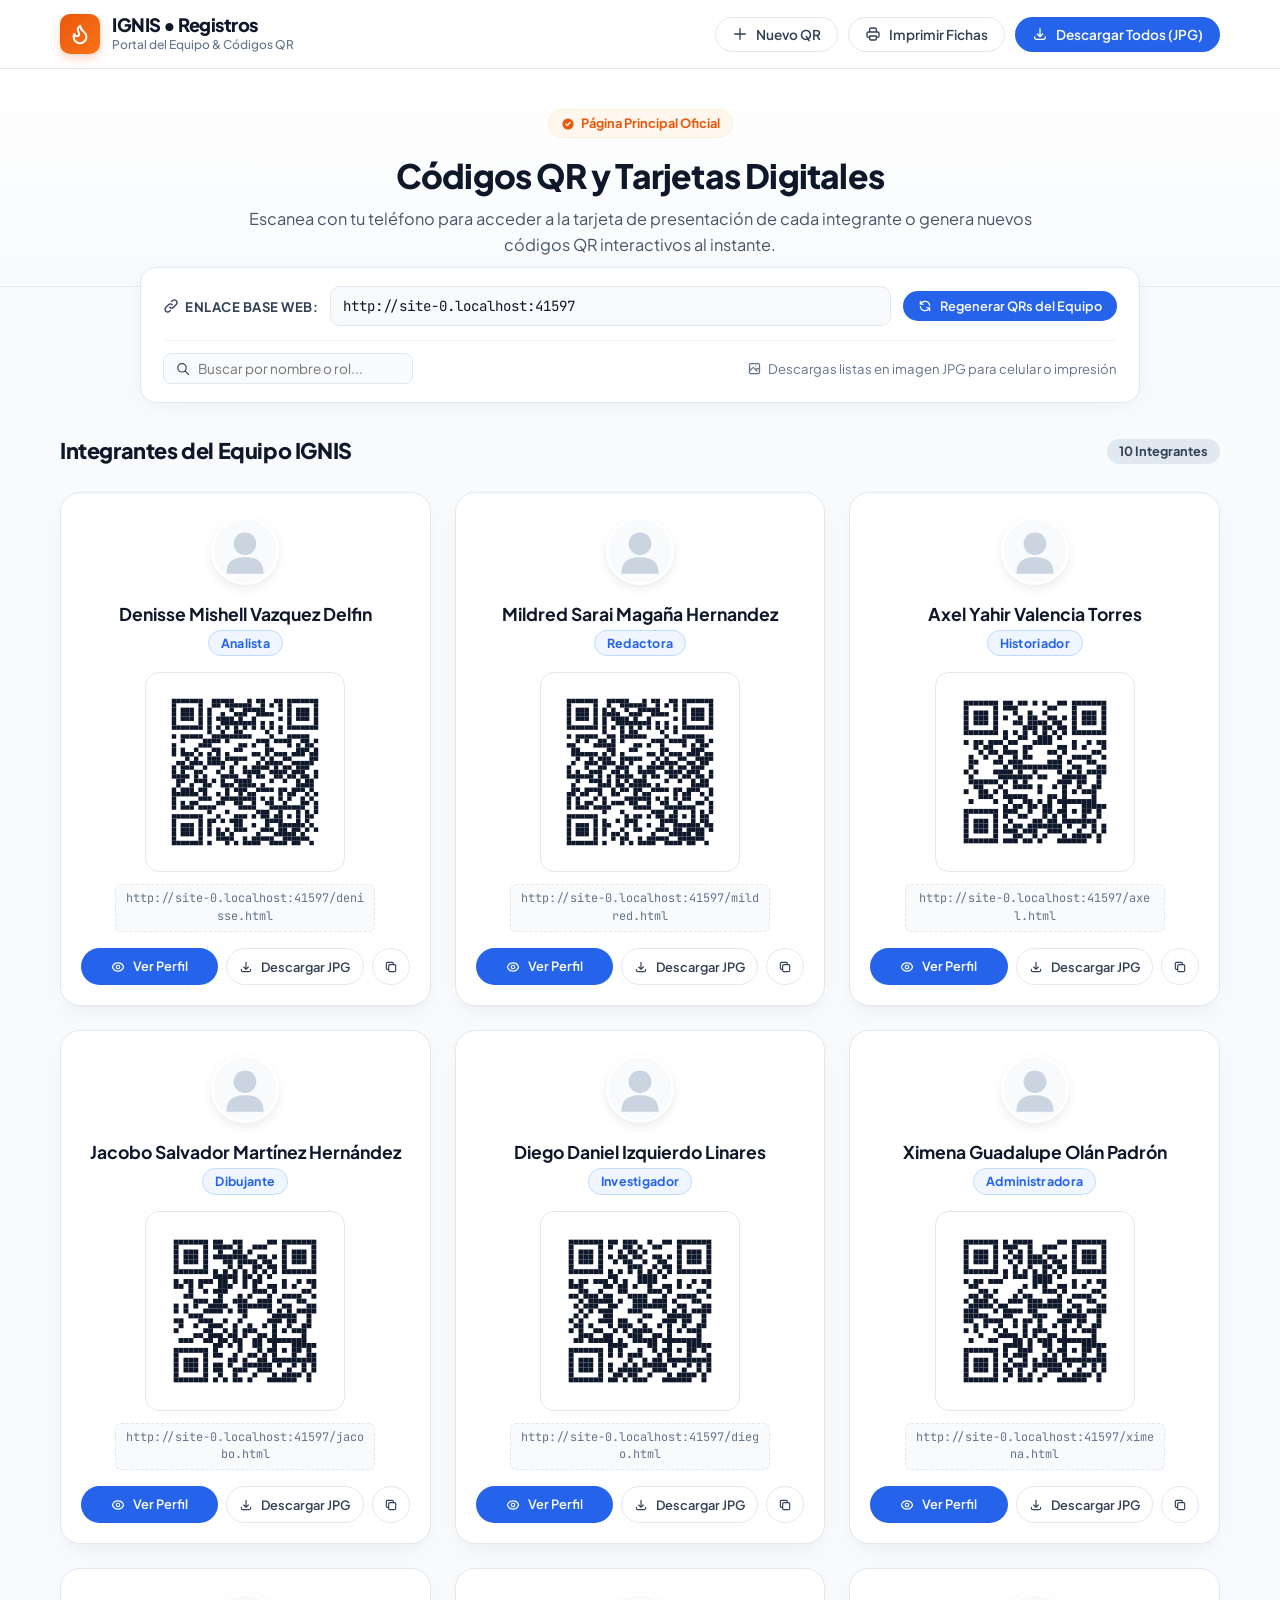
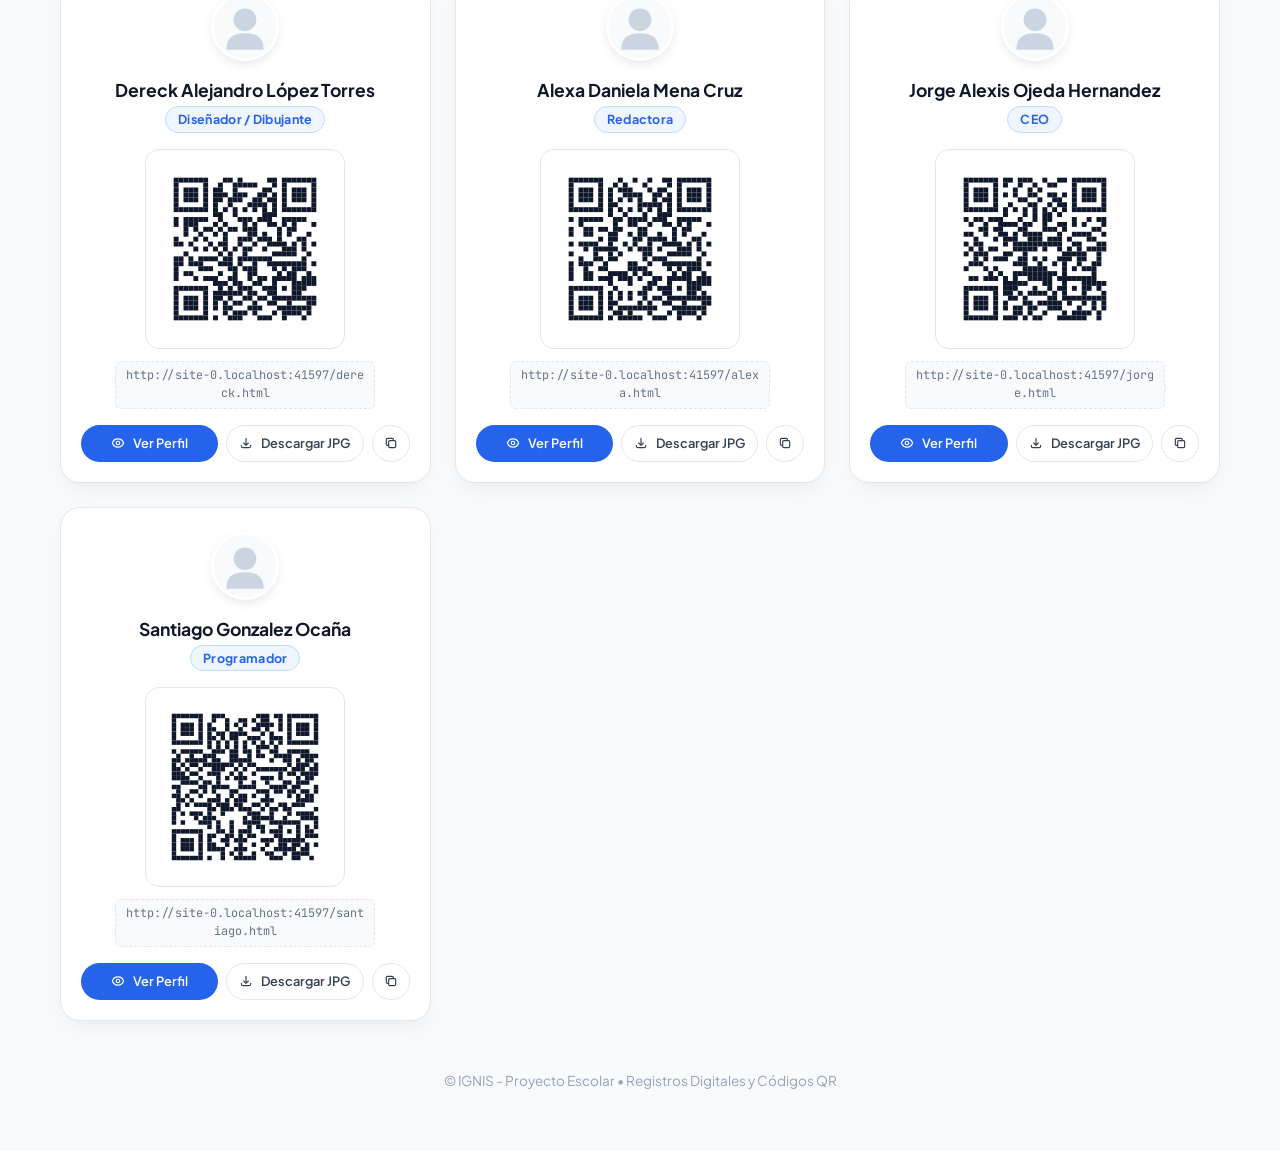
<file: index.html>
<!DOCTYPE html>
<html lang="es">
<head>
  <meta charset="UTF-8">
  <meta name="viewport" content="width=device-width, initial-scale=1.0">
  <title>IGNIS - Portal de Registros y Códigos QR</title>
  <link rel="preconnect" href="https://fonts.googleapis.com">
  <link rel="preconnect" href="https://fonts.gstatic.com" crossorigin>
  <link href="https://fonts.googleapis.com/css2?family=Plus+Jakarta+Sans:wght@400;500;600;700;800&family=JetBrains+Mono:wght@400;500&display=swap" rel="stylesheet">
  <style>
    :root {
      --primary: #2563eb;
      --primary-hover: #1d4ed8;
      --primary-light: #eff6ff;
      --primary-border: #bfdbfe;
      --ignis-orange: #ea580c;
      --ignis-bg: #fff7ed;
      --ignis-border: #ffedd5;
      --slate-900: #0f172a;
      --slate-800: #1e293b;
      --slate-700: #334155;
      --slate-600: #475569;
      --slate-500: #64748b;
      --slate-400: #94a3b8;
      --slate-200: #e2e8f0;
      --slate-100: #f1f5f9;
      --slate-50: #f8fafc;
      --success: #16a34a;
      --card-shadow: 0 10px 25px -5px rgba(0, 0, 0, 0.05), 0 8px 10px -6px rgba(0, 0, 0, 0.02);
      --card-shadow-hover: 0 20px 30px -10px rgba(0, 0, 0, 0.1), 0 10px 15px -5px rgba(0, 0, 0, 0.05);
    }

    * {
      margin: 0;
      padding: 0;
      box-sizing: border-box;
    }

    body {
      font-family: 'Plus Jakarta Sans', -apple-system, BlinkMacSystemFont, 'Segoe UI', Roboto, sans-serif;
      background-color: #f8fafc;
      color: var(--slate-700);
      line-height: 1.5;
      min-height: 100vh;
      padding-bottom: 60px;
    }

    /* BARRA SUPERIOR / NAVBAR */
    .navbar {
      background: #ffffff;
      border-bottom: 1px solid var(--slate-200);
      position: sticky;
      top: 0;
      z-index: 100;
      box-shadow: 0 1px 3px rgba(0,0,0,0.02);
    }
    .nav-container {
      max-width: 1200px;
      margin: 0 auto;
      padding: 14px 20px;
      display: flex;
      align-items: center;
      justify-content: space-between;
      gap: 16px;
      flex-wrap: wrap;
    }
    .brand {
      display: flex;
      align-items: center;
      gap: 12px;
      text-decoration: none;
      color: var(--slate-900);
    }
    .brand-icon {
      width: 40px;
      height: 40px;
      background: linear-gradient(135deg, #ea580c, #f97316);
      border-radius: 10px;
      display: flex;
      align-items: center;
      justify-content: center;
      color: white;
      box-shadow: 0 4px 10px rgba(234, 88, 12, 0.25);
    }
    .brand-text h1 {
      font-size: 1.15rem;
      font-weight: 800;
      letter-spacing: -0.5px;
      line-height: 1.2;
    }
    .brand-text p {
      font-size: 0.75rem;
      color: var(--slate-500);
      font-weight: 500;
    }

    .nav-actions {
      display: flex;
      align-items: center;
      gap: 10px;
      flex-wrap: wrap;
    }

    /* BOTONES */
    .btn {
      display: inline-flex;
      align-items: center;
      gap: 8px;
      font-family: inherit;
      font-size: 0.85rem;
      font-weight: 600;
      padding: 8px 16px;
      border-radius: 9999px;
      cursor: pointer;
      text-decoration: none;
      transition: all 0.2s ease;
      border: 1px solid transparent;
    }
    .btn-primary {
      background-color: var(--primary);
      color: #ffffff;
    }
    .btn-primary:hover {
      background-color: var(--primary-hover);
      box-shadow: 0 4px 12px rgba(37, 99, 235, 0.25);
      transform: translateY(-1px);
    }
    .btn-outline {
      background-color: #ffffff;
      color: var(--slate-700);
      border-color: var(--slate-200);
    }
    .btn-outline:hover {
      background-color: var(--slate-100);
      border-color: var(--slate-300);
      color: var(--slate-900);
    }
    .btn-sm {
      padding: 6px 14px;
      font-size: 0.8rem;
    }
    .btn-success {
      background-color: var(--success);
      color: #ffffff;
      border-color: var(--success);
    }
    .btn-success:hover {
      background-color: #15803d;
      box-shadow: 0 4px 12px rgba(22, 163, 74, 0.25);
      transform: translateY(-1px);
    }
    .format-pills {
      display: inline-flex;
      align-items: center;
      background: var(--slate-100);
      border-radius: 9999px;
      padding: 3px;
      gap: 3px;
      border: 1px solid var(--slate-200);
    }
    .format-pill {
      font-family: inherit;
      font-size: 0.76rem;
      font-weight: 700;
      padding: 4px 12px;
      border-radius: 9999px;
      border: none;
      background: transparent;
      color: var(--slate-600);
      cursor: pointer;
      transition: all 0.2s ease;
    }
    .format-pill.active {
      background: #ffffff;
      color: var(--primary);
      box-shadow: 0 2px 6px rgba(0,0,0,0.08);
    }
    .btn-icon-only {
      padding: 7px;
      border-radius: 8px;
    }

    /* SECCIÓN HERO */
    .hero {
      background: linear-gradient(180deg, #ffffff 0%, #f8fafc 100%);
      border-bottom: 1px solid var(--slate-200);
      padding: 40px 20px 28px;
      text-align: center;
    }
    .hero-container {
      max-width: 800px;
      margin: 0 auto;
    }
    .hero-badge {
      display: inline-flex;
      align-items: center;
      gap: 6px;
      background-color: var(--ignis-bg);
      color: var(--ignis-orange);
      border: 1px solid var(--ignis-border);
      font-size: 0.8rem;
      font-weight: 700;
      padding: 4px 12px;
      border-radius: 9999px;
      margin-bottom: 16px;
    }
    .hero h2 {
      font-size: 2.1rem;
      font-weight: 800;
      color: var(--slate-900);
      letter-spacing: -0.8px;
      margin-bottom: 10px;
      line-height: 1.25;
    }
    .hero p {
      font-size: 1.02rem;
      color: var(--slate-600);
      line-height: 1.6;
    }

    /* BARRA DE CONFIGURACIÓN DE URL */
    .control-panel {
      background: #ffffff;
      border: 1px solid var(--slate-200);
      border-radius: 16px;
      padding: 18px 22px;
      max-width: 1000px;
      margin: -20px auto 32px;
      box-shadow: 0 4px 20px rgba(0,0,0,0.04);
      display: flex;
      flex-direction: column;
      gap: 14px;
    }
    .url-row {
      display: flex;
      align-items: center;
      gap: 12px;
      flex-wrap: wrap;
    }
    .url-label {
      font-size: 0.82rem;
      font-weight: 700;
      color: var(--slate-700);
      text-transform: uppercase;
      letter-spacing: 0.5px;
      display: flex;
      align-items: center;
      gap: 6px;
      white-space: nowrap;
    }
    .url-input-wrap {
      flex: 1;
      min-width: 260px;
      display: flex;
      align-items: center;
      background: var(--slate-50);
      border: 1px solid var(--slate-200);
      border-radius: 10px;
      padding: 0 12px;
      transition: border-color 0.2s, box-shadow 0.2s;
    }
    .url-input-wrap:focus-within {
      border-color: var(--primary);
      background: #ffffff;
      box-shadow: 0 0 0 3px rgba(37, 99, 235, 0.1);
    }
    .url-input {
      width: 100%;
      border: none;
      background: transparent;
      padding: 10px 0;
      font-family: 'JetBrains Mono', monospace;
      font-size: 0.88rem;
      color: var(--slate-900);
      outline: none;
    }
    .actions-row {
      display: flex;
      align-items: center;
      justify-content: space-between;
      gap: 12px;
      flex-wrap: wrap;
      border-top: 1px solid var(--slate-100);
      padding-top: 12px;
    }
    .search-wrap {
      display: flex;
      align-items: center;
      gap: 8px;
      background: var(--slate-50);
      border: 1px solid var(--slate-200);
      border-radius: 8px;
      padding: 6px 12px;
      min-width: 250px;
    }
    .search-input {
      border: none;
      background: transparent;
      font-family: inherit;
      font-size: 0.85rem;
      color: var(--slate-800);
      outline: none;
      width: 100%;
    }

    /* CONTENEDOR PRINCIPAL */
    .container {
      max-width: 1200px;
      margin: 0 auto;
      padding: 0 20px;
    }

    /* GENERADOR PERSONALIZADO */
    .custom-generator-box {
      background: #ffffff;
      border: 1px solid var(--slate-200);
      border-radius: 16px;
      padding: 24px;
      margin-bottom: 36px;
      box-shadow: var(--card-shadow);
      display: none;
    }
    .custom-generator-box.active {
      display: block;
      animation: fadeIn 0.25s ease;
    }
    @keyframes fadeIn {
      from { opacity: 0; transform: translateY(-8px); }
      to { opacity: 1; transform: translateY(0); }
    }
    .generator-header {
      display: flex;
      align-items: center;
      justify-content: space-between;
      margin-bottom: 20px;
      border-bottom: 1px solid var(--slate-100);
      padding-bottom: 12px;
    }
    .generator-header h3 {
      font-size: 1.15rem;
      color: var(--slate-900);
      font-weight: 700;
      display: flex;
      align-items: center;
      gap: 8px;
    }
    .generator-body {
      display: grid;
      grid-template-columns: 1fr 240px;
      gap: 24px;
      align-items: start;
    }
    @media (max-width: 768px) {
      .generator-body {
        grid-template-columns: 1fr;
      }
    }
    .form-group {
      margin-bottom: 16px;
    }
    .form-group label {
      display: block;
      font-size: 0.85rem;
      font-weight: 600;
      color: var(--slate-700);
      margin-bottom: 6px;
    }
    .form-control {
      width: 100%;
      padding: 10px 14px;
      border: 1px solid var(--slate-200);
      border-radius: 8px;
      font-family: inherit;
      font-size: 0.9rem;
      color: var(--slate-800);
      outline: none;
      transition: all 0.2s;
    }
    .form-control:focus {
      border-color: var(--primary);
      box-shadow: 0 0 0 3px rgba(37, 99, 235, 0.1);
    }
    .custom-qr-preview {
      background: var(--slate-50);
      border: 1px solid var(--slate-200);
      border-radius: 12px;
      padding: 16px;
      text-align: center;
      display: flex;
      flex-direction: column;
      align-items: center;
      gap: 10px;
    }
    .custom-qr-preview svg {
      width: 180px;
      height: 180px;
      border-radius: 8px;
      box-shadow: 0 2px 8px rgba(0,0,0,0.06);
    }

    /* GRID DE MIEMBROS */
    .section-title-wrap {
      display: flex;
      align-items: center;
      justify-content: space-between;
      margin-bottom: 24px;
    }
    .section-title-wrap h3 {
      font-size: 1.35rem;
      font-weight: 800;
      color: var(--slate-900);
      letter-spacing: -0.4px;
    }
    .count-badge {
      background: var(--slate-200);
      color: var(--slate-700);
      font-size: 0.8rem;
      font-weight: 700;
      padding: 3px 12px;
      border-radius: 20px;
    }

    .members-grid {
      display: grid;
      grid-template-columns: repeat(auto-fill, minmax(320px, 1fr));
      gap: 24px;
    }

    /* TARJETA DE MIEMBRO */
    .member-card {
      background: #ffffff;
      border-radius: 20px;
      border: 1px solid var(--slate-200);
      box-shadow: var(--card-shadow);
      padding: 24px 20px 20px;
      display: flex;
      flex-direction: column;
      align-items: center;
      text-align: center;
      position: relative;
      transition: all 0.25s cubic-bezier(0.16, 1, 0.3, 1);
    }
    .member-card:hover {
      box-shadow: var(--card-shadow-hover);
      transform: translateY(-4px);
      border-color: var(--slate-300);
    }
    .member-avatar-wrap {
      margin-bottom: 12px;
    }
    .member-avatar {
      width: 68px;
      height: 68px;
      border-radius: 50%;
      object-fit: cover;
      border: 3px solid #ffffff;
      box-shadow: 0 4px 10px rgba(0,0,0,0.08);
      background-color: var(--slate-100);
    }
    .member-name {
      font-size: 1.1rem;
      font-weight: 700;
      color: var(--slate-900);
      margin-bottom: 4px;
      line-height: 1.3;
    }
    .member-role {
      display: inline-block;
      background-color: var(--primary-light);
      color: var(--primary);
      border: 1px solid var(--primary-border);
      font-size: 0.78rem;
      font-weight: 700;
      padding: 3px 12px;
      border-radius: 20px;
      margin-bottom: 16px;
      letter-spacing: 0.3px;
    }

    /* CONTENEDOR DEL CÓDIGO QR */
    .qr-box {
      width: 200px;
      height: 200px;
      background: #ffffff;
      border: 1px solid var(--slate-200);
      border-radius: 14px;
      padding: 8px;
      margin-bottom: 12px;
      display: flex;
      align-items: center;
      justify-content: center;
      transition: transform 0.2s ease, box-shadow 0.2s ease;
    }
    .qr-box:hover {
      transform: scale(1.02);
      box-shadow: 0 6px 18px rgba(0,0,0,0.07);
    }
    .qr-box svg {
      width: 100%;
      height: 100%;
      display: block;
    }

    .qr-target-url {
      font-family: 'JetBrains Mono', monospace;
      font-size: 0.74rem;
      color: var(--slate-500);
      margin-bottom: 16px;
      word-break: break-all;
      max-width: 260px;
      background: var(--slate-50);
      padding: 5px 10px;
      border-radius: 6px;
      border: 1px dashed var(--slate-200);
    }

    /* BOTONES DE ACCIÓN DE LA TARJETA */
    .card-actions {
      display: flex;
      gap: 8px;
      width: 100%;
      margin-top: auto;
    }
    .card-actions .btn {
      flex: 1;
      justify-content: center;
      padding: 8px 10px;
    }
    .card-actions .btn-icon-action {
      flex: 0 0 38px;
      padding: 8px 0;
      display: flex;
      align-items: center;
      justify-content: center;
    }

    /* TOAST NOTIFICATION */
    .toast {
      position: fixed;
      bottom: 24px;
      right: 24px;
      background: var(--slate-900);
      color: #ffffff;
      padding: 12px 20px;
      border-radius: 10px;
      font-size: 0.88rem;
      font-weight: 600;
      box-shadow: 0 10px 25px rgba(0,0,0,0.2);
      display: flex;
      align-items: center;
      gap: 10px;
      z-index: 1000;
      opacity: 0;
      transform: translateY(20px);
      transition: all 0.25s cubic-bezier(0.16, 1, 0.3, 1);
      pointer-events: none;
    }
    .toast.show {
      opacity: 1;
      transform: translateY(0);
    }

    /* FOOTER */
    .footer {
      text-align: center;
      margin-top: 50px;
      font-size: 0.85rem;
      color: var(--slate-400);
    }

    /* ESTILOS DE IMPRESIÓN (PRINT MODE) */
    @media print {
      body {
        background: #ffffff !important;
        color: #000000 !important;
        padding: 0 !important;
      }
      .navbar, .hero, .control-panel, .card-actions, .custom-generator-box, .footer, .toast {
        display: none !important;
      }
      .section-title-wrap {
        margin-bottom: 16px;
        text-align: center;
        display: block;
      }
      .section-title-wrap h3 {
        font-size: 1.5rem;
      }
      .count-badge {
        display: none;
      }
      .members-grid {
        display: grid;
        grid-template-columns: repeat(3, 1fr);
        gap: 16px;
      }
      .member-card {
        border: 1.5px dashed #64748b !important;
        box-shadow: none !important;
        transform: none !important;
        padding: 14px 10px !important;
        break-inside: avoid;
        page-break-inside: avoid;
      }
      .member-avatar {
        width: 48px;
        height: 48px;
      }
      .member-name {
        font-size: 0.9rem;
      }
      .member-role {
        font-size: 0.72rem;
        padding: 2px 8px;
        margin-bottom: 8px;
        border: 1px solid #64748b;
        color: #000;
        background: none;
      }
      .qr-box {
        width: 150px;
        height: 150px;
        border: 1px solid #000000;
        padding: 4px;
        margin-bottom: 8px;
      }
      .qr-target-url {
        font-size: 0.65rem;
        color: #222;
        margin-bottom: 0;
        border: none;
        background: none;
      }
    }
  </style>
</head>
<body>

  <!-- NAVBAR -->
  <nav class="navbar">
    <div class="nav-container">
      <a href="index.html" class="brand">
        <div class="brand-icon">
          <svg width="22" height="22" viewBox="0 0 24 24" fill="none" stroke="currentColor" stroke-width="2.2" stroke-linecap="round" stroke-linejoin="round">
            <path d="M8.5 14.5A2.5 2.5 0 0 0 11 12c0-1.38-.5-2-1-3-1.072-2.143-.224-4.054 2-6 .5 2.5 2 4.9 4 6.5 2 1.6 3 3.5 3 5.5a7 7 0 1 1-14 0c0-1.153.433-2.294 1-3a2.5 2.5 0 0 0 2.5 2.5z"/>
          </svg>
        </div>
        <div class="brand-text">
          <h1>IGNIS • Registros</h1>
          <p>Portal del Equipo & Códigos QR</p>
        </div>
      </a>

      <div class="nav-actions">
        <button class="btn btn-outline" onclick="toggleCustomGenerator()" id="btnToggleGenerator">
          <svg width="16" height="16" fill="none" stroke="currentColor" stroke-width="2" viewBox="0 0 24 24">
            <path stroke-linecap="round" stroke-linejoin="round" d="M12 4v16m8-8H4"/>
          </svg>
          Nuevo QR
        </button>
        <button class="btn btn-outline" onclick="window.print()">
          <svg width="16" height="16" fill="none" stroke="currentColor" stroke-width="2" viewBox="0 0 24 24">
            <path stroke-linecap="round" stroke-linejoin="round" d="M17 17h2a2 2 0 002-2v-4a2 2 0 00-2-2H5a2 2 0 00-2 2v4a2 2 0 002 2h2m2 4h6a2 2 0 002-2v-4H7v4a2 2 0 002 2zm8-12V5a2 2 0 00-2-2H9a2 2 0 00-2 2v4h10z"/>
          </svg>
          Imprimir Fichas
        </button>
        <button class="btn btn-primary" onclick="downloadAllQRs()">
          <svg width="16" height="16" fill="none" stroke="currentColor" stroke-width="2" viewBox="0 0 24 24">
            <path stroke-linecap="round" stroke-linejoin="round" d="M4 16v1a3 3 0 003 3h10a3 3 0 003-3v-1m-4-4l-4 4m0 0l-4-4m4 4V4"/>
          </svg>
          Descargar Todos (JPG)
        </button>
      </div>
    </div>
  </nav>

  <!-- HERO -->
  <header class="hero">
    <div class="hero-container">
      <span class="hero-badge">
        <svg width="14" height="14" fill="currentColor" viewBox="0 0 20 20">
          <path fill-rule="evenodd" d="M10 18a8 8 0 100-16 8 8 0 000 16zm3.707-9.293a1 1 0 00-1.414-1.414L9 10.586 7.707 9.293a1 1 0 00-1.414 1.414l2 2a1 1 0 001.414 0l4-4z" clip-rule="evenodd"/>
        </svg>
        Página Principal Oficial
      </span>
      <h2>Códigos QR y Tarjetas Digitales</h2>
      <p>Escanea con tu teléfono para acceder a la tarjeta de presentación de cada integrante o genera nuevos códigos QR interactivos al instante.</p>
    </div>
  </header>

  <!-- PANEL DE CONTROL & GENERACIÓN -->
  <div class="control-panel">
    <div class="url-row">
      <label class="url-label" for="baseUrlInput">
        <svg width="16" height="16" fill="none" stroke="currentColor" stroke-width="2" viewBox="0 0 24 24">
          <path stroke-linecap="round" stroke-linejoin="round" d="M13.828 10.172a4 4 0 00-5.656 0l-4 4a4 4 0 105.656 5.656l1.102-1.101m-.758-4.899a4 4 0 005.656 0l4-4a4 4 0 00-5.656-5.656l-1.1 1.1"/>
        </svg>
        Enlace Base Web:
      </label>
      <div class="url-input-wrap">
        <input type="url" id="baseUrlInput" class="url-input" value="https://ignis-registros.vercel.app" placeholder="https://ignis-registros.vercel.app" spellcheck="false">
      </div>
      <button class="btn btn-primary btn-sm" onclick="updateAllTeamQRs()">
        <svg width="14" height="14" fill="none" stroke="currentColor" stroke-width="2" viewBox="0 0 24 24">
          <path stroke-linecap="round" stroke-linejoin="round" d="M4 4v5h.582m15.356 2A8.001 8.001 0 004.582 9m0 0H9m11 11v-5h-.581m0 0a8.003 8.003 0 01-15.357-2m15.357 2H15"/>
        </svg>
        Regenerar QRs del Equipo
      </button>
    </div>

    <div class="actions-row">
      <div class="search-wrap">
        <svg width="16" height="16" fill="none" stroke="currentColor" stroke-width="2" viewBox="0 0 24 24">
          <path stroke-linecap="round" stroke-linejoin="round" d="M21 21l-6-6m2-5a7 7 0 11-14 0 7 7 0 0114 0z"/>
        </svg>
        <input type="text" id="searchInput" class="search-input" placeholder="Buscar por nombre o rol..." oninput="filterMembers()">
      </div>
      <span style="font-size: 0.82rem; color: var(--slate-500); display: flex; align-items: center; gap: 6px;">
        <svg width="15" height="15" fill="none" stroke="currentColor" stroke-width="2" viewBox="0 0 24 24">
          <path stroke-linecap="round" stroke-linejoin="round" d="M4 16l4.586-4.586a2 2 0 012.828 0L16 16m-2-2l1.586-1.586a2 2 0 012.828 0L20 14m-6-6h.01M6 20h12a2 2 0 002-2V6a2 2 0 00-2-2H6a2 2 0 00-2 2v12a2 2 0 002 2z"/>
        </svg>
        Descargas listas en imagen JPG para celular o impresión
      </span>
    </div>
  </div>

  <main class="container">

    <!-- GENERADOR PERSONALIZADO FLOTANTE/DESPLEGABLE -->
    <section class="custom-generator-box" id="customGeneratorBox">
      <div class="generator-header">
        <h3>
          <svg width="20" height="20" fill="none" stroke="currentColor" stroke-width="2" viewBox="0 0 24 24">
            <path stroke-linecap="round" stroke-linejoin="round" d="M12 4v16m8-8H4"/>
          </svg>
          Generador de Códigos QR Personalizados
        </h3>
        <button class="btn btn-outline btn-sm" onclick="toggleCustomGenerator()">Cerrar</button>
      </div>
      <div class="generator-body">
        <div>
          <div class="form-group">
            <label for="customInputText">Texto o Enlace para el Código QR</label>
            <input type="text" id="customInputText" class="form-control" placeholder="Ej: https://ignis-registros.vercel.app o cualquier texto" value="https://ignis-registros.vercel.app" oninput="generateCustomQR()">
          </div>
          <div class="form-group">
            <label for="customInputTitle">Nombre de Archivo al Descargar</label>
            <input type="text" id="customInputTitle" class="form-control" placeholder="Ej: qr-mi-enlace" value="qr-ignis">
          </div>
          <div style="display: flex; gap: 10px; margin-top: 18px; flex-wrap: wrap;">
            <button class="btn btn-primary" onclick="downloadCustomQR()">
              <svg width="15" height="15" fill="none" stroke="currentColor" stroke-width="2" viewBox="0 0 24 24">
                <path stroke-linecap="round" stroke-linejoin="round" d="M4 16v1a3 3 0 003 3h10a3 3 0 003-3v-1m-4-4l-4 4m0 0l-4-4m4 4V4"/>
              </svg>
              Descargar en JPG
            </button>
          </div>
        </div>
        <div class="custom-qr-preview">
          <div id="customQrContainer"></div>
          <span style="font-size: 0.75rem; color: var(--slate-500);">Generación en tiempo real</span>
        </div>
      </div>
    </section>

    <!-- LISTA DEL EQUIPO -->
    <div class="section-title-wrap">
      <h3>Integrantes del Equipo IGNIS</h3>
      <span class="count-badge" id="membersCountBadge">10 Integrantes</span>
    </div>

    <div class="members-grid" id="membersGrid">
      <!-- Se inyecta dinámicamente mediante JavaScript -->
    </div>

    <footer class="footer">
      <p>© IGNIS - Proyecto Escolar • Registros Digitales y Códigos QR</p>
    </footer>

  </main>

  <!-- TOAST NOTIFICATION -->
  <div class="toast" id="toastNotification">
    <svg width="18" height="18" fill="none" stroke="currentColor" stroke-width="2" viewBox="0 0 24 24">
      <path stroke-linecap="round" stroke-linejoin="round" d="M5 13l4 4L19 7"/>
    </svg>
    <span id="toastMessage">Mensaje</span>
  </div>

  <script>
    /* ================================================================
       DATOS OFICIALES DE LOS INTEGRANTES DE IGNIS
       ================================================================ */
    const TEAM_MEMBERS = [
      {
        id: 'denisse',
        name: 'Denisse Mishell Vazquez Delfin',
        role: 'Analista',
        file: 'denisse.html',
        image: 'images/denisse.svg'
      },
      {
        id: 'mildred',
        name: 'Mildred Sarai Magaña Hernandez',
        role: 'Redactora',
        file: 'mildred.html',
        image: 'images/mildred.svg'
      },
      {
        id: 'axel',
        name: 'Axel Yahir Valencia Torres',
        role: 'Historiador',
        file: 'axel.html',
        image: 'images/axel.svg'
      },
      {
        id: 'jacobo',
        name: 'Jacobo Salvador Martínez Hernández',
        role: 'Dibujante',
        file: 'jacobo.html',
        image: 'images/jacobo.svg'
      },
      {
        id: 'diego',
        name: 'Diego Daniel Izquierdo Linares',
        role: 'Investigador',
        file: 'diego.html',
        image: 'images/diego.svg'
      },
      {
        id: 'ximena',
        name: 'Ximena Guadalupe Olán Padrón',
        role: 'Administradora',
        file: 'ximena.html',
        image: 'images/ximena.svg'
      },
      {
        id: 'dereck',
        name: 'Dereck Alejandro López Torres',
        role: 'Diseñador / Dibujante',
        file: 'dereck.html',
        image: 'images/dereck.svg'
      },
      {
        id: 'alexa',
        name: 'Alexa Daniela Mena Cruz',
        role: 'Redactora',
        file: 'alexa.html',
        image: 'images/alexa.svg'
      },
      {
        id: 'jorge',
        name: 'Jorge Alexis Ojeda Hernandez',
        role: 'CEO',
        file: 'jorge.html',
        image: 'images/jorge.svg'
      },
      {
        id: 'santiago',
        name: 'Santiago Gonzalez Ocaña',
        role: 'Programador',
        file: 'santiago.html',
        image: 'images/santiago.svg'
      }
    ];

    /* ================================================================
       MOTOR DE GENERACIÓN DE CÓDIGO QR EN JAVASCRIPT PURO
       (Implementación completa de Reed-Solomon y Matriz QR)
       ================================================================ */
    const EXP = new Uint8Array(512);
    const LOG = new Uint8Array(256);
    let _x = 1;
    for (let i = 0; i < 255; i++) {
      EXP[i] = _x;
      EXP[i + 255] = _x;
      LOG[_x] = i;
      _x = (_x << 1) ^ ((_x & 0x80) ? 0x11d : 0);
    }

    function gmult(a, b) {
      if (a === 0 || b === 0) return 0;
      return EXP[(LOG[a] + LOG[b]) % 255];
    }

    function rsGeneratorPoly(nsym) {
      let g = [1];
      for (let i = 0; i < nsym; i++) {
        const ng = new Array(g.length + 1).fill(0);
        const root = EXP[i];
        for (let j = 0; j < g.length; j++) {
          ng[j] ^= gmult(g[j], root);
          ng[j + 1] ^= g[j];
        }
        g = ng;
      }
      return g;
    }

    function rsEncode(msg, nsym) {
      const gen = rsGeneratorPoly(nsym);
      const msgOut = Array.from(msg).concat(new Array(nsym).fill(0));
      for (let i = 0; i < msg.length; i++) {
        const coef = msgOut[i];
        if (coef !== 0) {
          for (let j = 1; j < gen.length; j++) {
            msgOut[i + j] ^= gmult(gen[gen.length - 1 - j], coef);
          }
        }
      }
      return msgOut.slice(msg.length);
    }

    const TABLE_M = {
      1: [21, 26, [[16, 10, 1]], []],
      2: [25, 44, [[28, 16, 1]], [6, 18]],
      3: [29, 70, [[44, 26, 1]], [6, 22]],
      4: [33, 100, [[32, 18, 2]], [6, 26]],
      5: [37, 134, [[43, 24, 2]], [6, 30]],
      6: [41, 172, [[27, 16, 4]], [6, 34]]
    };

    function getFormatBits(ecBits, mask) {
      let val = (ecBits << 3) | mask;
      let rem = val << 10;
      for (let i = 14; i >= 10; i--) {
        if (rem & (1 << i)) {
          rem ^= (0x537 << (i - 10));
        }
      }
      const bits = (val << 10) | rem;
      return bits ^ 0x5412;
    }

    function createQRMatrix(text) {
      const rawData = new TextEncoder().encode(text);
      const dataLen = rawData.length;

      let version = null;
      for (let v = 1; v <= 6; v++) {
        const [size, totalCw, blocks] = TABLE_M[v];
        const totalDataCw = blocks.reduce((sum, b) => sum + b[0] * b[2], 0);
        if (dataLen + 3 <= totalDataCw) {
          version = v;
          break;
        }
      }
      if (!version) {
        throw new Error('El texto es demasiado largo para este generador (máx 130 caracteres).');
      }

      const [size, totalCw, blocks, aligns] = TABLE_M[version];
      const totalDataCw = blocks.reduce((sum, b) => sum + b[0] * b[2], 0);

      // Flujo de bits en modo Byte (0100)
      let bits = '0100' + dataLen.toString(2).padStart(8, '0');
      for (let i = 0; i < dataLen; i++) {
        bits += rawData[i].toString(2).padStart(8, '0');
      }
      const termLen = Math.min(4, totalDataCw * 8 - bits.length);
      if (termLen > 0) bits += '0'.repeat(termLen);
      if (bits.length % 8 !== 0) {
        bits += '0'.repeat(8 - (bits.length % 8));
      }

      const dataBytes = [];
      for (let i = 0; i < bits.length; i += 8) {
        dataBytes.push(parseInt(bits.slice(i, i + 8), 2));
      }

      let padToggle = false;
      while (dataBytes.length < totalDataCw) {
        dataBytes.push(padToggle ? 0x11 : 0xEC);
        padToggle = !padToggle;
      }

      // Bloques y corrección Reed-Solomon
      const blockData = [];
      const blockEc = [];
      let offset = 0;
      for (const [dataCw, ecCw, count] of blocks) {
        for (let c = 0; c < count; c++) {
          const chunk = dataBytes.slice(offset, offset + dataCw);
          offset += dataCw;
          const ec = rsEncode(chunk, ecCw);
          blockData.push(chunk);
          blockEc.push(ec);
        }
      }

      // Intercalado
      const interleaved = [];
      const maxDlen = Math.max(...blockData.map(b => b.length));
      for (let i = 0; i < maxDlen; i++) {
        for (const b of blockData) {
          if (i < b.length) interleaved.push(b[i]);
        }
      }
      const maxEclen = Math.max(...blockEc.map(b => b.length));
      for (let i = 0; i < maxEclen; i++) {
        for (const b of blockEc) {
          if (i < b.length) interleaved.push(b[i]);
        }
      }

      let finalBits = '';
      for (const byte of interleaved) {
        finalBits += byte.toString(2).padStart(8, '0');
      }
      const remBitsMap = { 1: 0, 2: 7, 3: 7, 4: 7, 5: 7, 6: 7 };
      finalBits += '0'.repeat(remBitsMap[version]);

      // Matriz
      const matrix = Array.from({ length: size }, () => new Array(size).fill(null));
      const reserved = Array.from({ length: size }, () => new Array(size).fill(false));

      // 1. Finders
      function setFinder(orow, ocol) {
        for (let r = -1; r <= 7; r++) {
          for (let c = -1; c <= 7; c++) {
            const nr = orow + r;
            const nc = ocol + c;
            if (nr >= 0 && nr < size && nc >= 0 && nc < size) {
              reserved[nr][nc] = true;
              if (r >= 0 && r <= 6 && c >= 0 && c <= 6) {
                if (r === 0 || r === 6 || c === 0 || c === 6 || (r >= 2 && r <= 4 && c >= 2 && c <= 4)) {
                  matrix[nr][nc] = 1;
                } else {
                  matrix[nr][nc] = 0;
                }
              } else {
                matrix[nr][nc] = 0;
              }
            }
          }
        }
      }
      setFinder(0, 0);
      setFinder(0, size - 7);
      setFinder(size - 7, 0);

      // 2. Timing
      for (let i = 0; i < size; i++) {
        if (matrix[6][i] === null) {
          matrix[6][i] = (i % 2 === 0) ? 1 : 0;
          reserved[6][i] = true;
        }
        if (matrix[i][6] === null) {
          matrix[i][6] = (i % 2 === 0) ? 1 : 0;
          reserved[i][6] = true;
        }
      }

      // 3. Alignment
      if (aligns.length > 0) {
        for (const ar of aligns) {
          for (const ac of aligns) {
            if ((ar < 9 && ac < 9) || (ar < 9 && ac >= size - 9) || (ar >= size - 9 && ac < 9)) continue;
            for (let r = -2; r <= 2; r++) {
              for (let c = -2; c <= 2; c++) {
                const nr = ar + r;
                const nc = ac + c;
                reserved[nr][nc] = true;
                if (r === -2 || r === 2 || c === -2 || c === 2 || (r === 0 && c === 0)) {
                  matrix[nr][nc] = 1;
                } else {
                  matrix[nr][nc] = 0;
                }
              }
            }
          }
        }
      }

      // 4. Dark module
      matrix[size - 8][8] = 1;
      reserved[size - 8][8] = true;

      // 5. Reserva formato
      for (let i = 0; i < 9; i++) {
        reserved[8][i] = true;
        reserved[i][8] = true;
      }
      for (let i = 0; i < 8; i++) {
        reserved[8][size - 1 - i] = true;
        reserved[size - 1 - i][8] = true;
      }

      // Máscaras
      const maskFuncs = [
        (r, c) => (r + c) % 2 === 0,
        (r, c) => r % 2 === 0,
        (r, c) => c % 3 === 0,
        (r, c) => (r + c) % 3 === 0,
        (r, c) => ((r >> 1) + Math.floor(c / 3)) % 2 === 0,
        (r, c) => ((r * c) % 2) + ((r * c) % 3) === 0,
        (r, c) => (((r * c) % 2) + ((r * c) % 3)) % 2 === 0,
        (r, c) => (((r + c) % 2) + ((r * c) % 3)) % 2 === 0
      ];

      let bestGrid = null;
      let bestScore = Infinity;

      for (let maskIdx = 0; maskIdx < 8; maskIdx++) {
        const grid = matrix.map(row => [...row]);
        let bitIdx = 0;

        let col = size - 1;
        let up = true;
        while (col > 0) {
          if (col === 6) col -= 1;
          const rowRange = up ? [...Array(size).keys()].reverse() : [...Array(size).keys()];
          for (const r of rowRange) {
            for (const c of [col, col - 1]) {
              if (!reserved[r][c]) {
                let bitVal = bitIdx < finalBits.length ? parseInt(finalBits[bitIdx], 10) : 0;
                bitIdx++;
                if (maskFuncs[maskIdx](r, c)) {
                  bitVal ^= 1;
                }
                grid[r][c] = bitVal;
              }
            }
          }
          up = !up;
          col -= 2;
        }

        // Formato
        const fbits = getFormatBits(0, maskIdx); // 0 = Nivel M
        const coordsTL = [
          [8, 0], [8, 1], [8, 2], [8, 3], [8, 4], [8, 5],
          [8, 7], [8, 8], [7, 8], [5, 8], [4, 8], [3, 8], [2, 8], [1, 8], [0, 8]
        ];
        for (let i = 0; i < coordsTL.length; i++) {
          const [r, c] = coordsTL[i];
          grid[r][c] = (fbits >> (14 - i)) & 1;
        }
        for (let i = 0; i < 7; i++) {
          grid[size - 1 - i][8] = (fbits >> (14 - i)) & 1;
        }
        for (let i = 0; i < 8; i++) {
          grid[8][size - 8 + i] = (fbits >> (7 - i)) & 1;
        }

        // Penalización
        let score = 0;
        for (let r = 0; r < size; r++) {
          let runColor = null, runLen = 0;
          for (let c = 0; c < size; c++) {
            const v = grid[r][c];
            if (v === runColor) runLen++;
            else {
              if (runLen >= 5) score += 3 + (runLen - 5);
              runColor = v; runLen = 1;
            }
          }
          if (runLen >= 5) score += 3 + (runLen - 5);
        }
        for (let c = 0; c < size; c++) {
          let runColor = null, runLen = 0;
          for (let r = 0; r < size; r++) {
            const v = grid[r][c];
            if (v === runColor) runLen++;
            else {
              if (runLen >= 5) score += 3 + (runLen - 5);
              runColor = v; runLen = 1;
            }
          }
          if (runLen >= 5) score += 3 + (runLen - 5);
        }
        for (let r = 0; r < size - 1; r++) {
          for (let c = 0; c < size - 1; c++) {
            if (grid[r][c] === grid[r+1][c] && grid[r][c] === grid[r][c+1] && grid[r][c] === grid[r+1][c+1]) {
              score += 3;
            }
          }
        }
        let darkCount = 0;
        for (let r = 0; r < size; r++) {
          for (let c = 0; c < size; c++) {
            if (grid[r][c] === 1) darkCount++;
          }
        }
        const pct = Math.floor((darkCount * 100) / (size * size));
        score += Math.floor(Math.abs(pct - 50) / 5) * 10;

        if (score < bestScore) {
          bestScore = score;
          bestGrid = grid;
        }
      }

      return bestGrid;
    }

    function gridToSVG(grid, border = 4, scale = 10, fg = '#0f172a', bg = '#ffffff') {
      const size = grid.length;
      const totalSize = (size + border * 2) * scale;
      let rects = '';
      for (let r = 0; r < size; r++) {
        for (let c = 0; c < size; c++) {
          if (grid[r][c] === 1) {
            const x = (c + border) * scale;
            const y = (r + border) * scale;
            rects += `<rect x="${x}" y="${y}" width="${scale}" height="${scale}" fill="${fg}"/>`;
          }
        }
      }
      return `<svg xmlns="http://www.w3.org/2000/svg" viewBox="0 0 ${totalSize} ${totalSize}" width="${totalSize}" height="${totalSize}">
  <rect width="${totalSize}" height="${totalSize}" fill="${bg}" rx="14"/>
  ${rects}
</svg>`;
    }

    /* ================================================================
       INTERFAZ, RENDERIZADO Y DESCARGAS
       ================================================================ */
    let currentBaseUrl = 'https://ignis-registros.vercel.app';
    const memberSvgCache = {};

    function getCleanBaseUrl() {
      const inputVal = document.getElementById('baseUrlInput').value.trim();
      let url = inputVal || currentBaseUrl;
      return url.replace(/\/+$/, '');
    }

    function renderTeamMembers() {
      const gridContainer = document.getElementById('membersGrid');
      gridContainer.innerHTML = '';
      const baseUrl = getCleanBaseUrl();

      TEAM_MEMBERS.forEach(member => {
        const targetUrl = `${baseUrl}/${member.file}`;
        
        let svgContent = '';
        try {
          const matrix = createQRMatrix(targetUrl);
          svgContent = gridToSVG(matrix, 4, 10);
          memberSvgCache[member.id] = svgContent;
        } catch (e) {
          svgContent = `<div style="color: #ef4444; font-size: 0.8rem; padding: 20px;">Error al generar QR</div>`;
        }

        const card = document.createElement('article');
        card.className = 'member-card';
        card.id = `card-${member.id}`;
        card.dataset.name = member.name.toLowerCase();
        card.dataset.role = member.role.toLowerCase();

        card.innerHTML = `
          <div class="member-avatar-wrap">
            <img src="${member.image}" alt="${member.name}" class="member-avatar" onerror="this.src='images/avatar-placeholder.svg'">
          </div>
          <h4 class="member-name">${member.name}</h4>
          <span class="member-role">${member.role}</span>
          
          <div class="qr-box" id="qr-box-${member.id}">
            ${svgContent}
          </div>

          <div class="qr-target-url" title="${targetUrl}">
            ${targetUrl}
          </div>

          <div class="card-actions">
            <a href="${member.file}" class="btn btn-primary btn-sm" target="_blank" rel="noopener noreferrer">
              <svg width="14" height="14" fill="none" stroke="currentColor" stroke-width="2" viewBox="0 0 24 24">
                <path stroke-linecap="round" stroke-linejoin="round" d="M15 12a3 3 0 11-6 0 3 3 0 016 0z"/>
                <path stroke-linecap="round" stroke-linejoin="round" d="M2.458 12C3.732 7.943 7.523 5 12 5c4.478 0 8.268 2.943 9.542 7-1.274 4.057-5.064 7-9.542 7-4.477 0-8.268-2.943-9.542-7z"/>
              </svg>
              Ver Perfil
            </a>
            <button class="btn btn-outline btn-sm" onclick="downloadMemberQR('${member.id}', '${member.file.replace('.html', '')}')" title="Descargar código QR en formato JPG">
              <svg width="14" height="14" fill="none" stroke="currentColor" stroke-width="2" viewBox="0 0 24 24">
                <path stroke-linecap="round" stroke-linejoin="round" d="M4 16v1a3 3 0 003 3h10a3 3 0 003-3v-1m-4-4l-4 4m0 0l-4-4m4 4V4"/>
              </svg>
              Descargar JPG
            </button>
            <button class="btn btn-outline btn-sm btn-icon-action" onclick="copyToClipboard('${targetUrl}')" title="Copiar enlace completo">
              <svg width="14" height="14" fill="none" stroke="currentColor" stroke-width="2" viewBox="0 0 24 24">
                <path stroke-linecap="round" stroke-linejoin="round" d="M8 16H6a2 2 0 01-2-2V6a2 2 0 012-2h8a2 2 0 012 2v2m-6 12h8a2 2 0 002-2v-8a2 2 0 00-2-2h-8a2 2 0 00-2 2v8a2 2 0 002 2z"/>
              </svg>
            </button>
          </div>
        `;

        gridContainer.appendChild(card);
      });

      document.getElementById('membersCountBadge').textContent = `${TEAM_MEMBERS.length} Integrantes`;
    }

    function updateAllTeamQRs() {
      const baseUrl = getCleanBaseUrl();
      currentBaseUrl = baseUrl;
      renderTeamMembers();
      showToast(`¡Códigos QR del equipo actualizados con: ${baseUrl}!`);
    }

    function filterMembers() {
      const query = document.getElementById('searchInput').value.toLowerCase().trim();
      let visibleCount = 0;
      TEAM_MEMBERS.forEach(m => {
        const card = document.getElementById(`card-${m.id}`);
        if (!card) return;
        const match = card.dataset.name.includes(query) || card.dataset.role.includes(query);
        card.style.display = match ? 'flex' : 'none';
        if (match) visibleCount++;
      });
      document.getElementById('membersCountBadge').textContent = `${visibleCount} Integrantes`;
    }

    function downloadMemberQR(memberId, filename) {
      const svg = memberSvgCache[memberId];
      if (!svg) return;
      exportSvgAsJpg(svg, 1000, `qr-${filename}`);
    }

    function exportSvgAsJpg(svgString, size = 1000, filename = 'codigo-qr') {
      const svgBlob = new Blob([svgString], { type: 'image/svg+xml;charset=utf-8' });
      const url = URL.createObjectURL(svgBlob);
      const img = new Image();
      img.onload = function() {
        const canvas = document.createElement('canvas');
        canvas.width = size;
        canvas.height = size;
        const ctx = canvas.getContext('2d');
        ctx.imageSmoothingEnabled = false;
        ctx.fillStyle = '#ffffff';
        ctx.fillRect(0, 0, size, size);
        ctx.drawImage(img, 0, 0, size, size);
        URL.revokeObjectURL(url);
        
        canvas.toBlob(blob => {
          if (!blob) return;
          const imgUrl = URL.createObjectURL(blob);
          const a = document.createElement('a');
          a.href = imgUrl;
          a.download = `${filename}.jpg`;
          document.body.appendChild(a);
          a.click();
          document.body.removeChild(a);
          URL.revokeObjectURL(imgUrl);
          showToast(`Descargado: ${filename}.jpg`);
        }, 'image/jpeg', 0.98);
      };
      img.src = url;
    }

    function downloadAllQRs() {
      TEAM_MEMBERS.forEach((member, index) => {
        setTimeout(() => {
          downloadMemberQR(member.id, member.file.replace('.html', ''));
        }, index * 250);
      });
      showToast('Descargando los 10 códigos QR en formato JPG...');
    }

    function copyToClipboard(text) {
      if (navigator.clipboard && navigator.clipboard.writeText) {
        navigator.clipboard.writeText(text).then(() => {
          showToast(`¡Enlace copiado al portapapeles!`);
        });
      } else {
        const temp = document.createElement('textarea');
        temp.value = text;
        document.body.appendChild(temp);
        temp.select();
        document.execCommand('copy');
        document.body.removeChild(temp);
        showToast(`¡Enlace copiado!`);
      }
    }

    function showToast(message) {
      const toast = document.getElementById('toastNotification');
      const toastMsg = document.getElementById('toastMessage');
      toastMsg.textContent = message;
      toast.classList.add('show');
      clearTimeout(window._toastTimer);
      window._toastTimer = setTimeout(() => {
        toast.classList.remove('show');
      }, 3000);
    }

    /* GENERADOR PERSONALIZADO */
    let currentCustomSvg = '';
    function toggleCustomGenerator() {
      const box = document.getElementById('customGeneratorBox');
      box.classList.toggle('active');
      if (box.classList.contains('active')) {
        box.scrollIntoView({ behavior: 'smooth' });
        generateCustomQR();
      }
    }

    function generateCustomQR() {
      const text = document.getElementById('customInputText').value.trim() || 'https://ignis-registros.vercel.app';
      const container = document.getElementById('customQrContainer');
      try {
        const matrix = createQRMatrix(text);
        currentCustomSvg = gridToSVG(matrix, 4, 8);
        container.innerHTML = currentCustomSvg;
      } catch (err) {
        container.innerHTML = `<span style="color: #ef4444; font-size: 0.8rem;">Texto demasiado largo para este nivel</span>`;
      }
    }

    function downloadCustomQR() {
      const title = (document.getElementById('customInputTitle').value.trim() || 'codigo-qr').replace(/\s+/g, '-').toLowerCase();
      if (!currentCustomSvg) return;
      exportSvgAsJpg(currentCustomSvg, 1000, title);
    }

    // Inicializar al cargar
    document.addEventListener('DOMContentLoaded', () => {
      if (window.location.origin && window.location.origin !== 'null' && !window.location.origin.startsWith('file:')) {
        document.getElementById('baseUrlInput').value = window.location.origin;
        currentBaseUrl = window.location.origin;
      }
      renderTeamMembers();
      generateCustomQR();
    });
  </script>
</body>
</html>
</file>
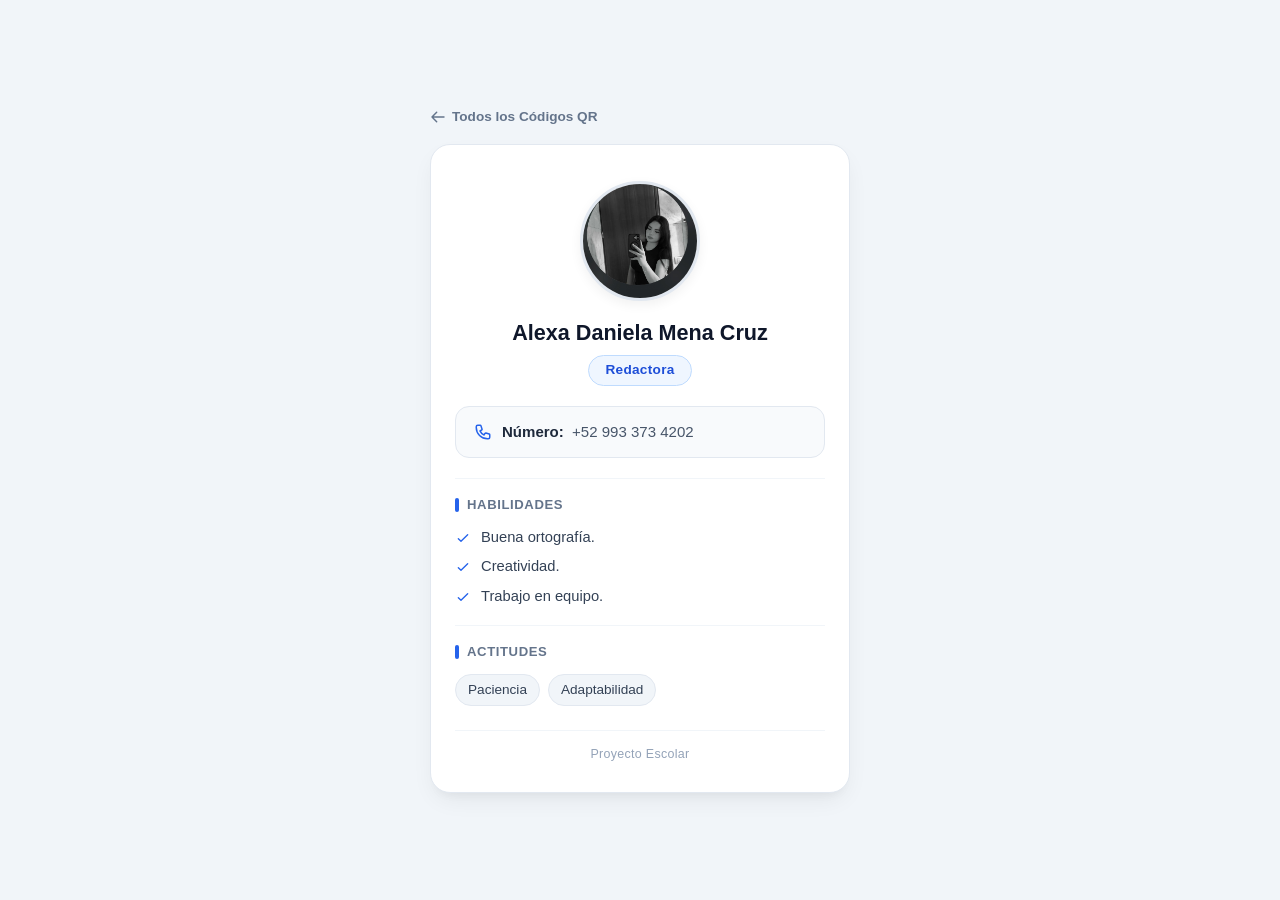
<file: alexa.html>
<!DOCTYPE html>
<html lang="es">
<head>
  <meta charset="UTF-8">
  <meta name="viewport" content="width=device-width, initial-scale=1.0">
  <title>Alexa Daniela Mena Cruz - Tarjeta de Presentación</title>
  <link rel="stylesheet" href="styles.css?v=3">
</head>
<body>

  <main class="card-container">
        <div class="back-link-wrapper">
      <a href="index.html" class="back-link">
        <svg width="16" height="16" fill="none" stroke="currentColor" stroke-width="2.2" viewBox="0 0 24 24"><path stroke-linecap="round" stroke-linejoin="round" d="M10 19l-7-7m0 0l7-7m-7 7h18"/></svg>
        Todos los Códigos QR
      </a>
    </div>
    <article class="card">
      <!-- Fotografía circular limpia -->
      <div class="card-photo-wrapper">
        <img src="images/alexa.jpg" alt="Fotografía de Alexa Daniela Mena Cruz" class="card-photo">
      </div>

      <!-- Nombre y puesto -->
      <header class="card-header">
        <h1 class="card-name">Alexa Daniela Mena Cruz</h1>
        <span class="card-role">Redactora</span>
      </header>

      <!-- Datos básicos -->
      <div class="card-info-box">
        <div class="info-item">
          <svg class="info-icon" fill="none" stroke="currentColor" viewBox="0 0 24 24" aria-hidden="true">
            <path stroke-linecap="round" stroke-linejoin="round" stroke-width="2" d="M3 5a2 2 0 012-2h3.28a1 1 0 01.948.684l1.498 4.493a1 1 0 01-.502 1.21l-2.257 1.13a11.042 11.042 0 005.516 5.516l1.13-2.257a11.042 11.042 0 011.21-.502l4.493 1.498a1 1 0 01.684.949V19a2 2 0 01-2 2h-1C9.716 21 3 14.284 3 6V5z"/>
          </svg>
          <span><strong class="info-label">Número:</strong> +52 993 373 4202</span>
        </div>
      </div>

      <!-- Habilidades -->
      <section class="card-section">
        <h2 class="section-title">Habilidades</h2>
        <ul class="skills-list">
          <li>
            <svg class="check-icon" fill="none" stroke="currentColor" viewBox="0 0 24 24" aria-hidden="true">
              <path stroke-linecap="round" stroke-linejoin="round" stroke-width="2" d="M5 13l4 4L19 7"/>
            </svg>
            <span>Buena ortografía.</span>
          </li>
          <li>
            <svg class="check-icon" fill="none" stroke="currentColor" viewBox="0 0 24 24" aria-hidden="true">
              <path stroke-linecap="round" stroke-linejoin="round" stroke-width="2" d="M5 13l4 4L19 7"/>
            </svg>
            <span>Creatividad.</span>
          </li>
          <li>
            <svg class="check-icon" fill="none" stroke="currentColor" viewBox="0 0 24 24" aria-hidden="true">
              <path stroke-linecap="round" stroke-linejoin="round" stroke-width="2" d="M5 13l4 4L19 7"/>
            </svg>
            <span>Trabajo en equipo.</span>
          </li>
        </ul>
      </section>

      <!-- Actitudes -->
      <section class="card-section">
        <h2 class="section-title">Actitudes</h2>
        <div class="tags-container">
          <span class="tag">Paciencia</span>
          <span class="tag">Adaptabilidad</span>
        </div>
      </section>

      <div class="card-footer">Proyecto Escolar</div>
    </article>
  </main>

</body>
</html>
</file>
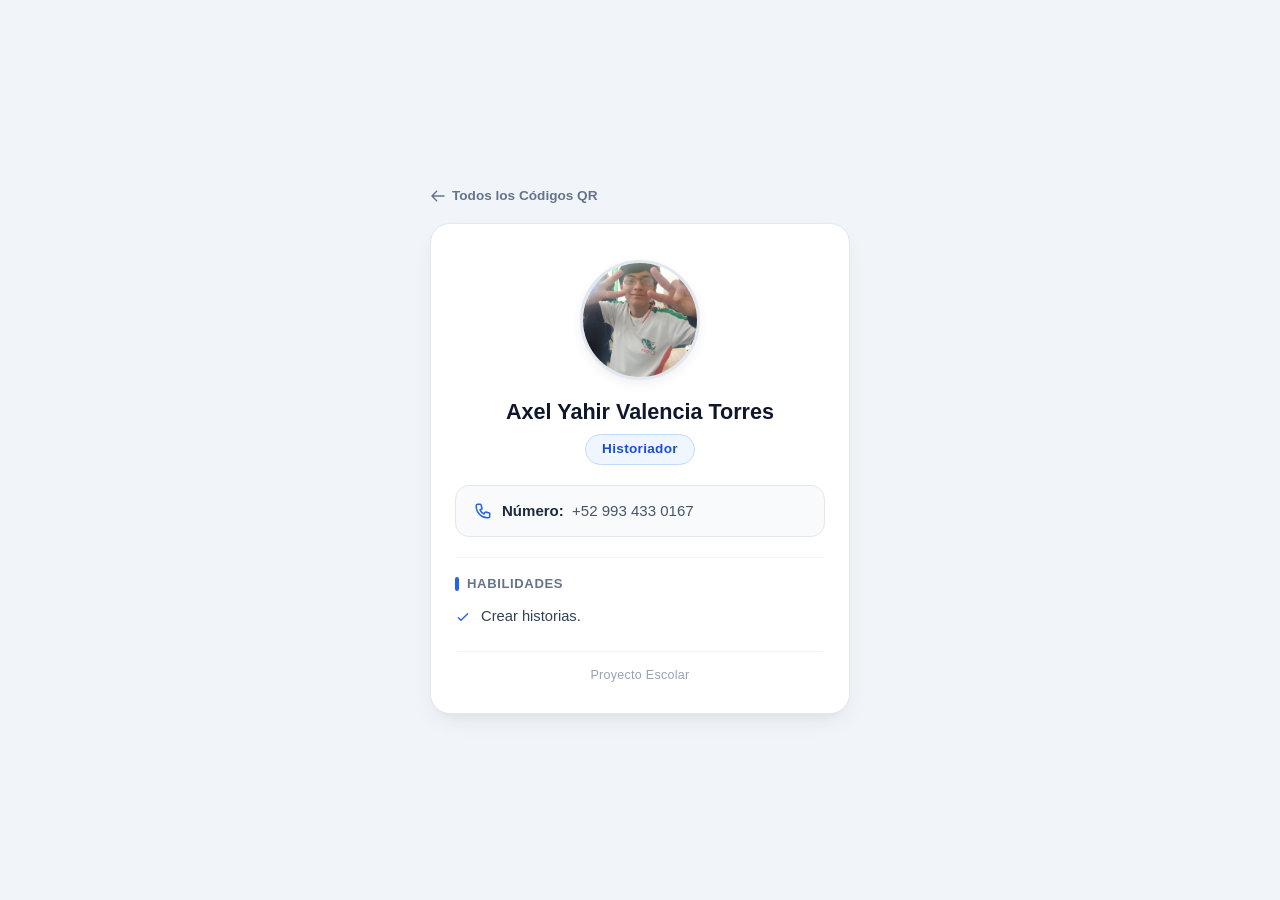
<file: axel.html>
<!DOCTYPE html>
<html lang="es">
<head>
  <meta charset="UTF-8">
  <meta name="viewport" content="width=device-width, initial-scale=1.0">
  <title>Axel Yahir Valencia Torres - Tarjeta de Presentación</title>
  <link rel="stylesheet" href="styles.css?v=3">
</head>
<body>

  <main class="card-container">
        <div class="back-link-wrapper">
      <a href="index.html" class="back-link">
        <svg width="16" height="16" fill="none" stroke="currentColor" stroke-width="2.2" viewBox="0 0 24 24"><path stroke-linecap="round" stroke-linejoin="round" d="M10 19l-7-7m0 0l7-7m-7 7h18"/></svg>
        Todos los Códigos QR
      </a>
    </div>
    <article class="card">
      <!-- Fotografía circular limpia -->
      <div class="card-photo-wrapper">
        <img src="images/axel.jpg" alt="Fotografía de Axel Yahir Valencia Torres" class="card-photo">
      </div>

      <!-- Nombre y puesto -->
      <header class="card-header">
        <h1 class="card-name">Axel Yahir Valencia Torres</h1>
        <span class="card-role">Historiador</span>
      </header>

      <!-- Datos básicos -->
      <div class="card-info-box">
        <div class="info-item">
          <svg class="info-icon" fill="none" stroke="currentColor" viewBox="0 0 24 24" aria-hidden="true">
            <path stroke-linecap="round" stroke-linejoin="round" stroke-width="2" d="M3 5a2 2 0 012-2h3.28a1 1 0 01.948.684l1.498 4.493a1 1 0 01-.502 1.21l-2.257 1.13a11.042 11.042 0 005.516 5.516l1.13-2.257a11.042 11.042 0 011.21-.502l4.493 1.498a1 1 0 01.684.949V19a2 2 0 01-2 2h-1C9.716 21 3 14.284 3 6V5z"/>
          </svg>
          <span><strong class="info-label">Número:</strong> +52 993 433 0167</span>
        </div>
      </div>

      <!-- Habilidades -->
      <section class="card-section">
        <h2 class="section-title">Habilidades</h2>
        <ul class="skills-list">
          <li>
            <svg class="check-icon" fill="none" stroke="currentColor" viewBox="0 0 24 24" aria-hidden="true">
              <path stroke-linecap="round" stroke-linejoin="round" stroke-width="2" d="M5 13l4 4L19 7"/>
            </svg>
            <span>Crear historias.</span>
          </li>
        </ul>
      </section>

      <div class="card-footer">Proyecto Escolar</div>
    </article>
  </main>

</body>
</html>
</file>
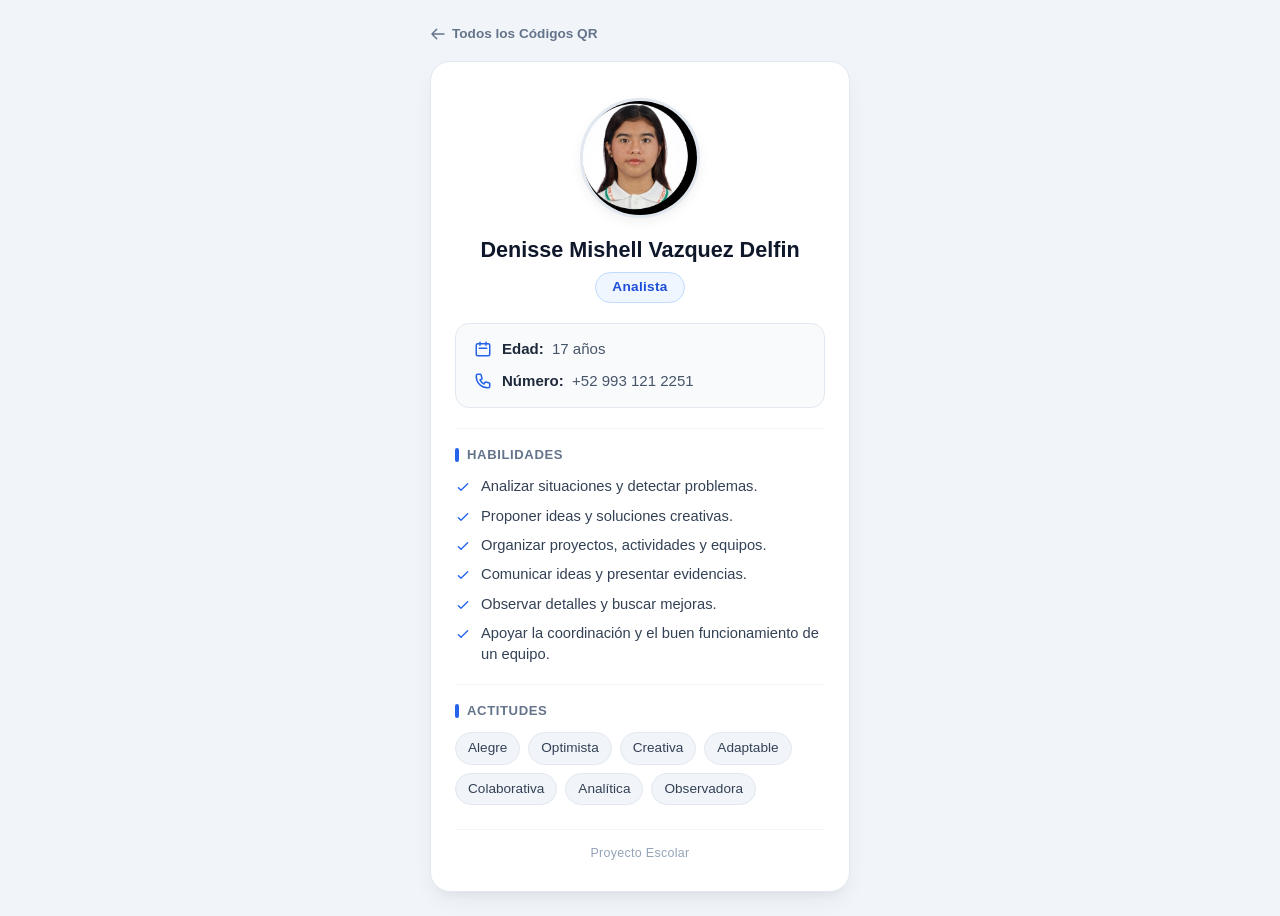
<file: denisse.html>
<!DOCTYPE html>
<html lang="es">
<head>
  <meta charset="UTF-8">
  <meta name="viewport" content="width=device-width, initial-scale=1.0">
  <title>Denisse Mishell Vazquez Delfin - Tarjeta de Presentación</title>
  <link rel="stylesheet" href="styles.css?v=3">
</head>
<body>

  <main class="card-container">
        <div class="back-link-wrapper">
      <a href="index.html" class="back-link">
        <svg width="16" height="16" fill="none" stroke="currentColor" stroke-width="2.2" viewBox="0 0 24 24"><path stroke-linecap="round" stroke-linejoin="round" d="M10 19l-7-7m0 0l7-7m-7 7h18"/></svg>
        Todos los Códigos QR
      </a>
    </div>
    <article class="card">
      <!-- Fotografía circular limpia -->
      <div class="card-photo-wrapper">
        <img src="images/denisse.jpg" alt="Fotografía de Denisse Mishell Vazquez Delfin" class="card-photo">
      </div>

      <!-- Nombre y puesto -->
      <header class="card-header">
        <h1 class="card-name">Denisse Mishell Vazquez Delfin</h1>
        <span class="card-role">Analista</span>
      </header>

      <!-- Datos básicos -->
      <div class="card-info-box">
        <div class="info-item">
          <svg class="info-icon" fill="none" stroke="currentColor" viewBox="0 0 24 24" aria-hidden="true">
            <path stroke-linecap="round" stroke-linejoin="round" stroke-width="2" d="M8 7V3m8 4V3m-9 8h10M5 21h14a2 2 0 002-2V7a2 2 0 00-2-2H5a2 2 0 00-2 2v12a2 2 0 002 2z"/>
          </svg>
          <span><strong class="info-label">Edad:</strong> 17 años</span>
        </div>
        <div class="info-item">
          <svg class="info-icon" fill="none" stroke="currentColor" viewBox="0 0 24 24" aria-hidden="true">
            <path stroke-linecap="round" stroke-linejoin="round" stroke-width="2" d="M3 5a2 2 0 012-2h3.28a1 1 0 01.948.684l1.498 4.493a1 1 0 01-.502 1.21l-2.257 1.13a11.042 11.042 0 005.516 5.516l1.13-2.257a11.042 11.042 0 011.21-.502l4.493 1.498a1 1 0 01.684.949V19a2 2 0 01-2 2h-1C9.716 21 3 14.284 3 6V5z"/>
          </svg>
          <span><strong class="info-label">Número:</strong> +52 993 121 2251</span>
        </div>
      </div>

      <!-- Habilidades -->
      <section class="card-section">
        <h2 class="section-title">Habilidades</h2>
        <ul class="skills-list">
          <li>
            <svg class="check-icon" fill="none" stroke="currentColor" viewBox="0 0 24 24" aria-hidden="true">
              <path stroke-linecap="round" stroke-linejoin="round" stroke-width="2" d="M5 13l4 4L19 7"/>
            </svg>
            <span>Analizar situaciones y detectar problemas.</span>
          </li>
          <li>
            <svg class="check-icon" fill="none" stroke="currentColor" viewBox="0 0 24 24" aria-hidden="true">
              <path stroke-linecap="round" stroke-linejoin="round" stroke-width="2" d="M5 13l4 4L19 7"/>
            </svg>
            <span>Proponer ideas y soluciones creativas.</span>
          </li>
          <li>
            <svg class="check-icon" fill="none" stroke="currentColor" viewBox="0 0 24 24" aria-hidden="true">
              <path stroke-linecap="round" stroke-linejoin="round" stroke-width="2" d="M5 13l4 4L19 7"/>
            </svg>
            <span>Organizar proyectos, actividades y equipos.</span>
          </li>
          <li>
            <svg class="check-icon" fill="none" stroke="currentColor" viewBox="0 0 24 24" aria-hidden="true">
              <path stroke-linecap="round" stroke-linejoin="round" stroke-width="2" d="M5 13l4 4L19 7"/>
            </svg>
            <span>Comunicar ideas y presentar evidencias.</span>
          </li>
          <li>
            <svg class="check-icon" fill="none" stroke="currentColor" viewBox="0 0 24 24" aria-hidden="true">
              <path stroke-linecap="round" stroke-linejoin="round" stroke-width="2" d="M5 13l4 4L19 7"/>
            </svg>
            <span>Observar detalles y buscar mejoras.</span>
          </li>
          <li>
            <svg class="check-icon" fill="none" stroke="currentColor" viewBox="0 0 24 24" aria-hidden="true">
              <path stroke-linecap="round" stroke-linejoin="round" stroke-width="2" d="M5 13l4 4L19 7"/>
            </svg>
            <span>Apoyar la coordinación y el buen funcionamiento de un equipo.</span>
          </li>
        </ul>
      </section>

      <!-- Actitudes -->
      <section class="card-section">
        <h2 class="section-title">Actitudes</h2>
        <div class="tags-container">
          <span class="tag">Alegre</span>
          <span class="tag">Optimista</span>
          <span class="tag">Creativa</span>
          <span class="tag">Adaptable</span>
          <span class="tag">Colaborativa</span>
          <span class="tag">Analítica</span>
          <span class="tag">Observadora</span>
        </div>
      </section>

      <div class="card-footer">Proyecto Escolar</div>
    </article>
  </main>

</body>
</html>
</file>
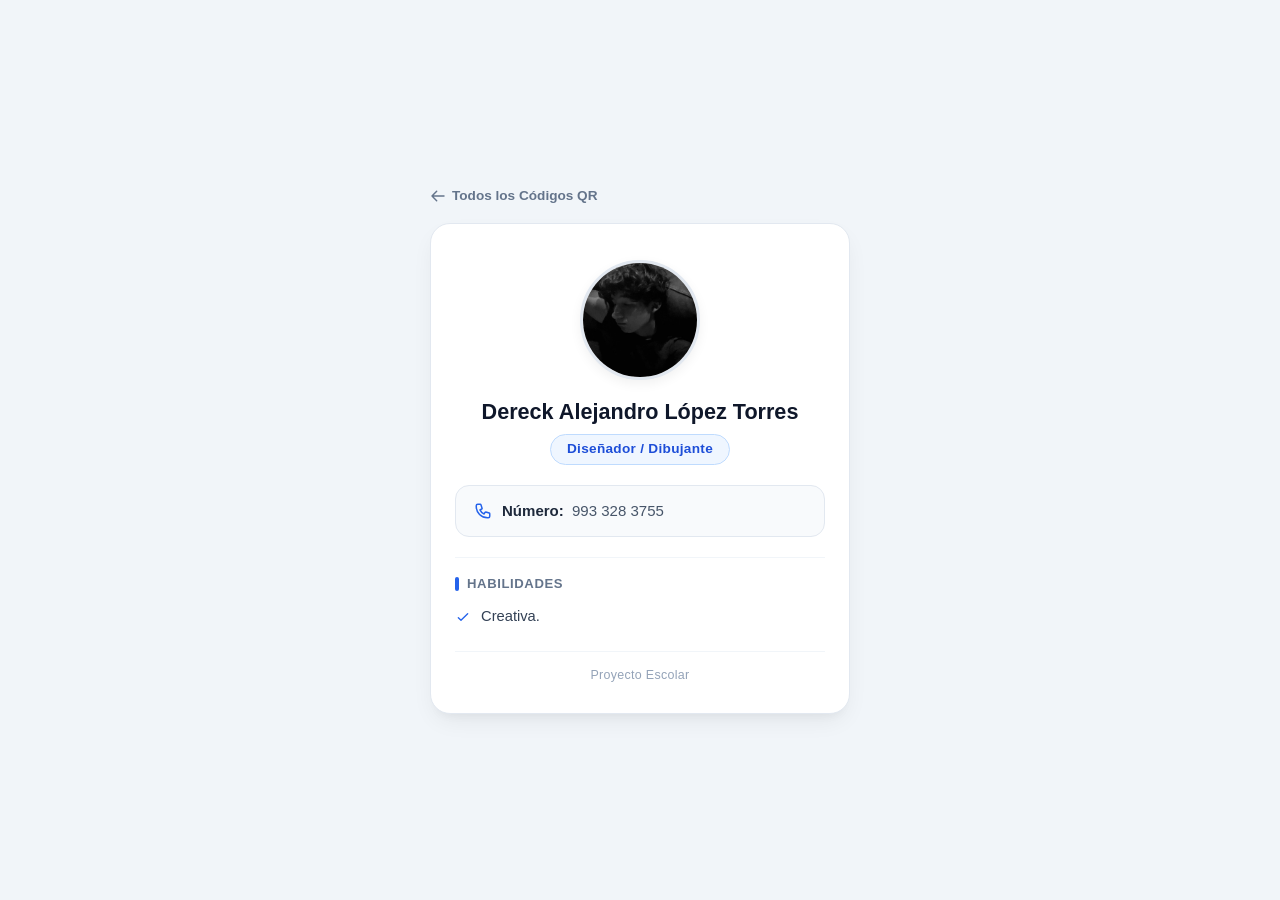
<file: dereck.html>
<!DOCTYPE html>
<html lang="es">
<head>
  <meta charset="UTF-8">
  <meta name="viewport" content="width=device-width, initial-scale=1.0">
  <title>Dereck Alejandro López Torres - Tarjeta de Presentación</title>
  <link rel="stylesheet" href="styles.css?v=3">
</head>
<body>

  <main class="card-container">
        <div class="back-link-wrapper">
      <a href="index.html" class="back-link">
        <svg width="16" height="16" fill="none" stroke="currentColor" stroke-width="2.2" viewBox="0 0 24 24"><path stroke-linecap="round" stroke-linejoin="round" d="M10 19l-7-7m0 0l7-7m-7 7h18"/></svg>
        Todos los Códigos QR
      </a>
    </div>
    <article class="card">
      <!-- Fotografía circular limpia -->
      <div class="card-photo-wrapper">
        <img src="images/derek.jpg" alt="Fotografía de Dereck Alejandro López Torres" class="card-photo">
      </div>

      <!-- Nombre y puesto -->
      <header class="card-header">
        <h1 class="card-name">Dereck Alejandro López Torres</h1>
        <span class="card-role">Diseñador / Dibujante</span>
      </header>

      <!-- Datos básicos -->
      <div class="card-info-box">
        <div class="info-item">
          <svg class="info-icon" fill="none" stroke="currentColor" viewBox="0 0 24 24" aria-hidden="true">
            <path stroke-linecap="round" stroke-linejoin="round" stroke-width="2" d="M3 5a2 2 0 012-2h3.28a1 1 0 01.948.684l1.498 4.493a1 1 0 01-.502 1.21l-2.257 1.13a11.042 11.042 0 005.516 5.516l1.13-2.257a11.042 11.042 0 011.21-.502l4.493 1.498a1 1 0 01.684.949V19a2 2 0 01-2 2h-1C9.716 21 3 14.284 3 6V5z"/>
          </svg>
          <span><strong class="info-label">Número:</strong> 993 328 3755</span>
        </div>
      </div>

      <!-- Habilidades -->
      <section class="card-section">
        <h2 class="section-title">Habilidades</h2>
        <ul class="skills-list">
          <li>
            <svg class="check-icon" fill="none" stroke="currentColor" viewBox="0 0 24 24" aria-hidden="true">
              <path stroke-linecap="round" stroke-linejoin="round" stroke-width="2" d="M5 13l4 4L19 7"/>
            </svg>
            <span>Creativa.</span>
          </li>
        </ul>
      </section>

      <div class="card-footer">Proyecto Escolar</div>
    </article>
  </main>

</body>
</html>
</file>
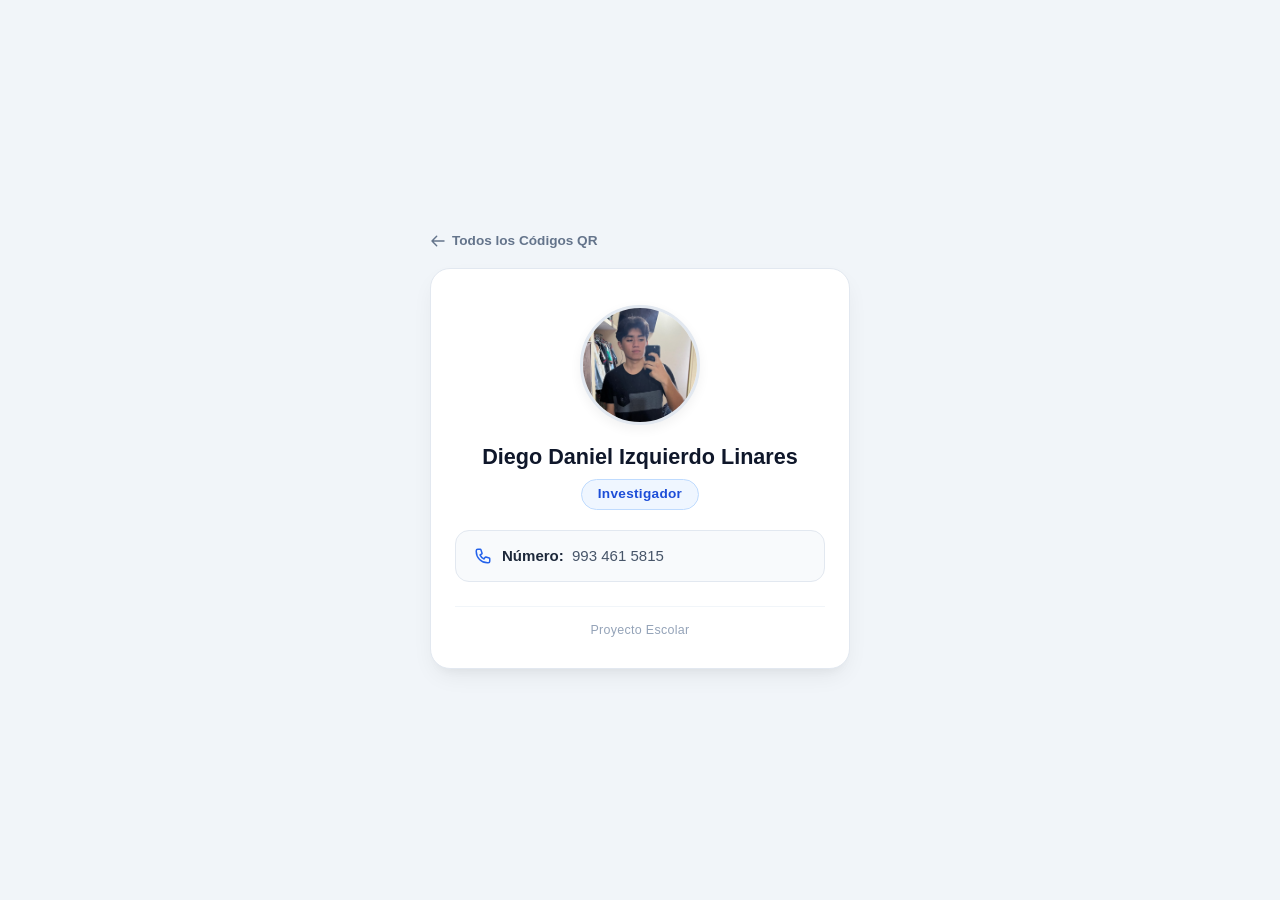
<file: diego.html>
<!DOCTYPE html>
<html lang="es">
<head>
  <meta charset="UTF-8">
  <meta name="viewport" content="width=device-width, initial-scale=1.0">
  <title>Diego Daniel Izquierdo Linares - Tarjeta de Presentación</title>
  <link rel="stylesheet" href="styles.css?v=3">
</head>
<body>

  <main class="card-container">
        <div class="back-link-wrapper">
      <a href="index.html" class="back-link">
        <svg width="16" height="16" fill="none" stroke="currentColor" stroke-width="2.2" viewBox="0 0 24 24"><path stroke-linecap="round" stroke-linejoin="round" d="M10 19l-7-7m0 0l7-7m-7 7h18"/></svg>
        Todos los Códigos QR
      </a>
    </div>
    <article class="card">
      <!-- Fotografía circular limpia -->
      <div class="card-photo-wrapper">
        <img src="images/diego.jpg" alt="Fotografía de Diego Daniel Izquierdo Linares" class="card-photo">
      </div>

      <!-- Nombre y puesto -->
      <header class="card-header">
        <h1 class="card-name">Diego Daniel Izquierdo Linares</h1>
        <span class="card-role">Investigador</span>
      </header>

      <!-- Datos básicos -->
      <div class="card-info-box">
        <div class="info-item">
          <svg class="info-icon" fill="none" stroke="currentColor" viewBox="0 0 24 24" aria-hidden="true">
            <path stroke-linecap="round" stroke-linejoin="round" stroke-width="2" d="M3 5a2 2 0 012-2h3.28a1 1 0 01.948.684l1.498 4.493a1 1 0 01-.502 1.21l-2.257 1.13a11.042 11.042 0 005.516 5.516l1.13-2.257a11.042 11.042 0 011.21-.502l4.493 1.498a1 1 0 01.684.949V19a2 2 0 01-2 2h-1C9.716 21 3 14.284 3 6V5z"/>
          </svg>
          <span><strong class="info-label">Número:</strong> 993 461 5815</span>
        </div>
      </div>

      <div class="card-footer">Proyecto Escolar</div>
    </article>
  </main>

</body>
</html>
</file>
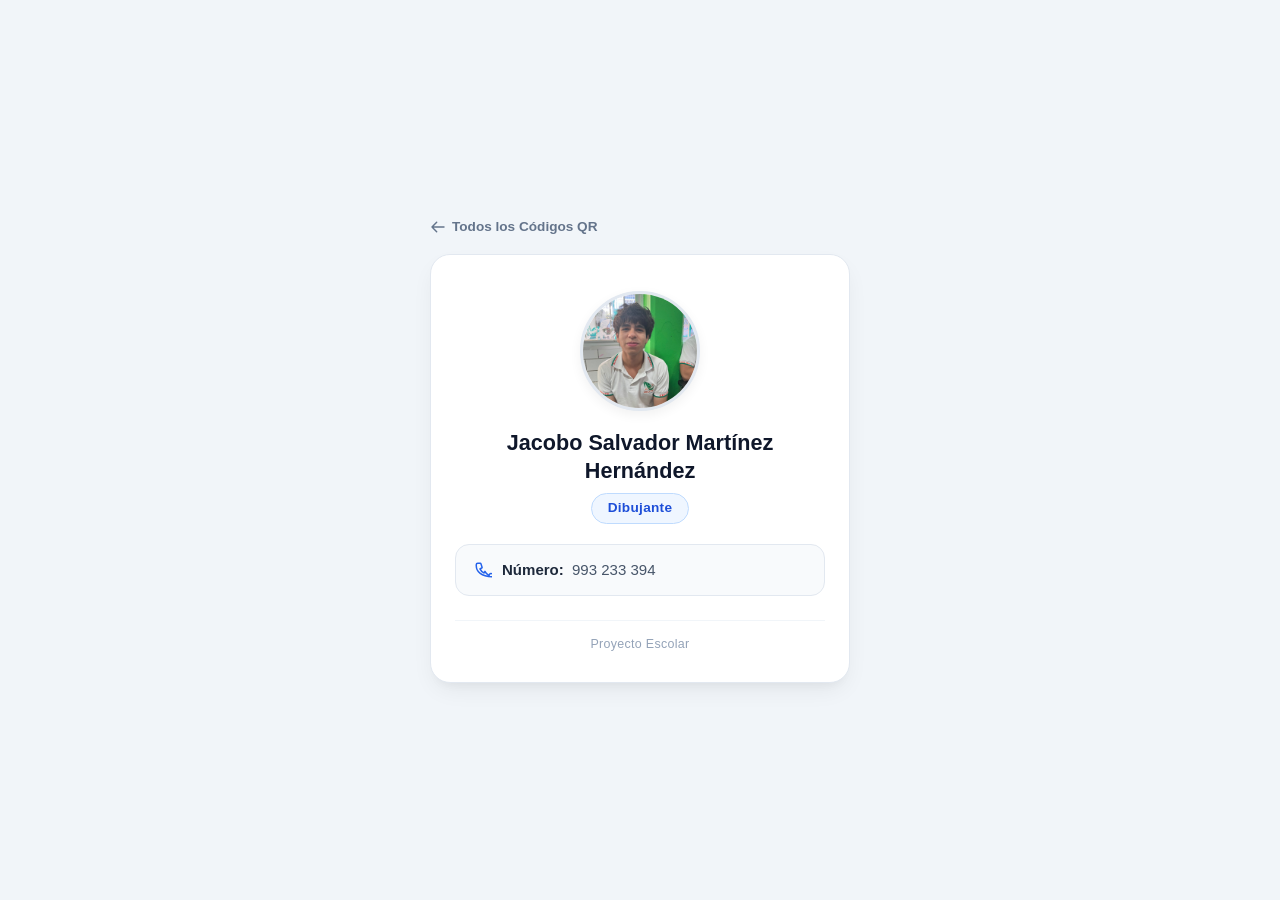
<file: jacobo.html>
<!DOCTYPE html>
<html lang="es">
<head>
  <meta charset="UTF-8">
  <meta name="viewport" content="width=device-width, initial-scale=1.0">
  <title>Jacobo Salvador Martínez Hernández - Tarjeta de Presentación</title>
  <link rel="stylesheet" href="styles.css?v=3">
</head>
<body>

  <main class="card-container">
        <div class="back-link-wrapper">
      <a href="index.html" class="back-link">
        <svg width="16" height="16" fill="none" stroke="currentColor" stroke-width="2.2" viewBox="0 0 24 24"><path stroke-linecap="round" stroke-linejoin="round" d="M10 19l-7-7m0 0l7-7m-7 7h18"/></svg>
        Todos los Códigos QR
      </a>
    </div>
    <article class="card">
      <!-- Fotografía circular limpia -->
      <div class="card-photo-wrapper">
        <img src="images/jacobo.jpg" alt="Fotografía de Jacobo Salvador Martínez Hernández" class="card-photo">
      </div>

      <!-- Nombre y puesto -->
      <header class="card-header">
        <h1 class="card-name">Jacobo Salvador Martínez Hernández</h1>
        <span class="card-role">Dibujante</span>
      </header>

      <!-- Datos básicos -->
      <div class="card-info-box">
        <div class="info-item">
          <svg class="info-icon" fill="none" stroke="currentColor" viewBox="0 0 24 24" aria-hidden="true">
            <path stroke-linecap="round" stroke-linejoin="round" stroke-width="2" d="M3 5a2 2 0 012-2h3.28a1 1 0 01.948.684l1.498 4.493a1 1 0 01-.502 1.21l-2.257 1.13a11.042 11.042 0 005.516 5.516l1.13-2.257a11.042 11.042 0 005.516 5.516l1.13-2.257a11.042 11.042 0 011.21-.502l4.493 1.498a1 1 0 01.684.949V19a2 2 0 01-2 2h-1C9.716 21 3 14.284 3 6V5z"/>
          </svg>
          <span><strong class="info-label">Número:</strong> 993 233 394</span>
        </div>
      </div>

      <div class="card-footer">Proyecto Escolar</div>
    </article>
  </main>

</body>
</html>
</file>
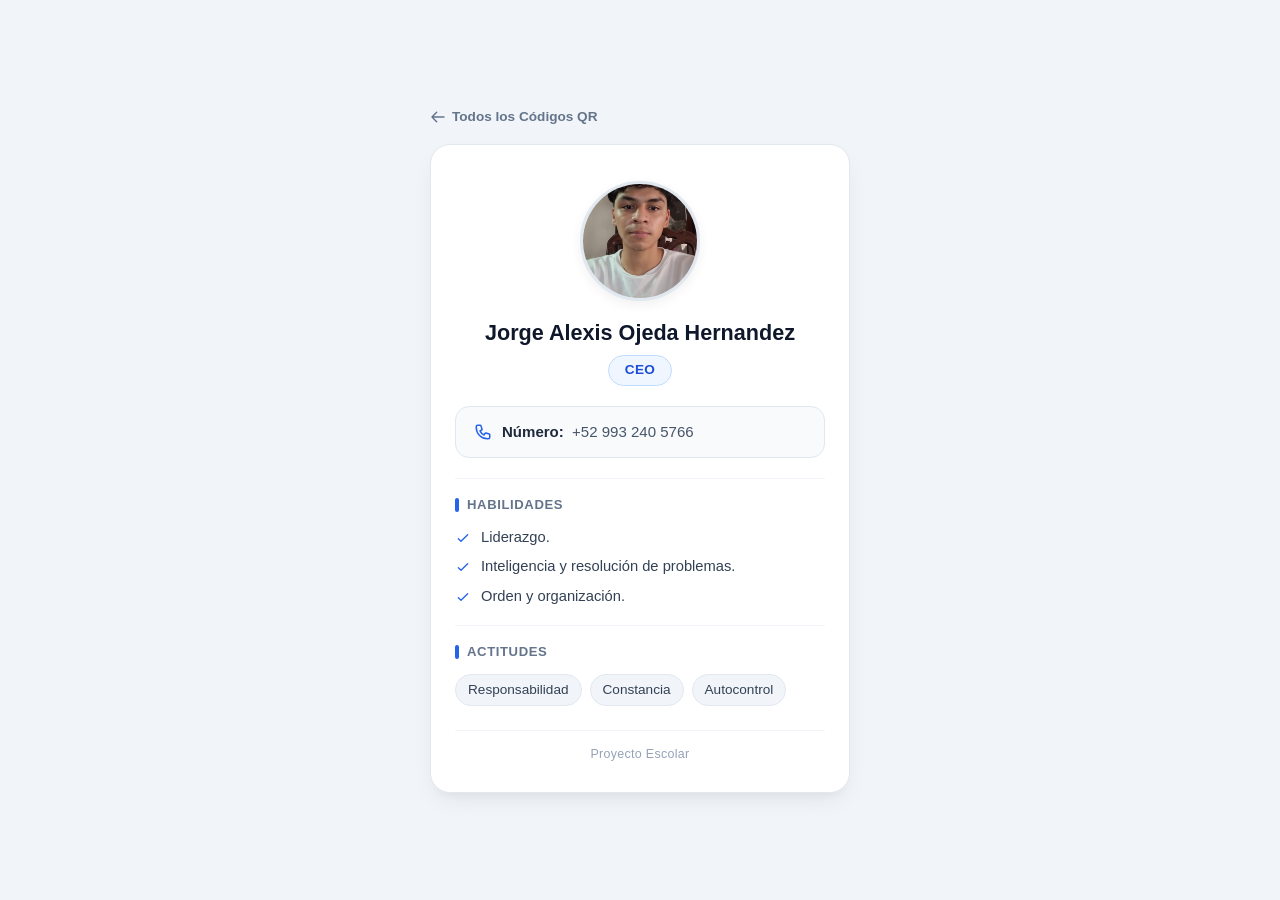
<file: jorge.html>
<!DOCTYPE html>
<html lang="es">
<head>
  <meta charset="UTF-8">
  <meta name="viewport" content="width=device-width, initial-scale=1.0">
  <title>Jorge Alexis Ojeda Hernandez - Tarjeta de Presentación</title>
  <link rel="stylesheet" href="styles.css?v=3">
</head>
<body>

  <main class="card-container">
        <div class="back-link-wrapper">
      <a href="index.html" class="back-link">
        <svg width="16" height="16" fill="none" stroke="currentColor" stroke-width="2.2" viewBox="0 0 24 24"><path stroke-linecap="round" stroke-linejoin="round" d="M10 19l-7-7m0 0l7-7m-7 7h18"/></svg>
        Todos los Códigos QR
      </a>
    </div>
    <article class="card">
      <!-- Fotografía circular limpia -->
      <div class="card-photo-wrapper">
        <img src="images/jorge.jpg" alt="Fotografía de Jorge Alexis Ojeda Hernandez" class="card-photo">
      </div>

      <!-- Nombre y puesto -->
      <header class="card-header">
        <h1 class="card-name">Jorge Alexis Ojeda Hernandez</h1>
        <span class="card-role">CEO</span>
      </header>

      <!-- Datos básicos -->
      <div class="card-info-box">
        <div class="info-item">
          <svg class="info-icon" fill="none" stroke="currentColor" viewBox="0 0 24 24" aria-hidden="true">
            <path stroke-linecap="round" stroke-linejoin="round" stroke-width="2" d="M3 5a2 2 0 012-2h3.28a1 1 0 01.948.684l1.498 4.493a1 1 0 01-.502 1.21l-2.257 1.13a11.042 11.042 0 005.516 5.516l1.13-2.257a11.042 11.042 0 011.21-.502l4.493 1.498a1 1 0 01.684.949V19a2 2 0 01-2 2h-1C9.716 21 3 14.284 3 6V5z"/>
          </svg>
          <span><strong class="info-label">Número:</strong> +52 993 240 5766</span>
        </div>
      </div>

      <!-- Habilidades -->
      <section class="card-section">
        <h2 class="section-title">Habilidades</h2>
        <ul class="skills-list">
          <li>
            <svg class="check-icon" fill="none" stroke="currentColor" viewBox="0 0 24 24" aria-hidden="true">
              <path stroke-linecap="round" stroke-linejoin="round" stroke-width="2" d="M5 13l4 4L19 7"/>
            </svg>
            <span>Liderazgo.</span>
          </li>
          <li>
            <svg class="check-icon" fill="none" stroke="currentColor" viewBox="0 0 24 24" aria-hidden="true">
              <path stroke-linecap="round" stroke-linejoin="round" stroke-width="2" d="M5 13l4 4L19 7"/>
            </svg>
            <span>Inteligencia y resolución de problemas.</span>
          </li>
          <li>
            <svg class="check-icon" fill="none" stroke="currentColor" viewBox="0 0 24 24" aria-hidden="true">
              <path stroke-linecap="round" stroke-linejoin="round" stroke-width="2" d="M5 13l4 4L19 7"/>
            </svg>
            <span>Orden y organización.</span>
          </li>
        </ul>
      </section>

      <!-- Actitudes -->
      <section class="card-section">
        <h2 class="section-title">Actitudes</h2>
        <div class="tags-container">
          <span class="tag">Responsabilidad</span>
          <span class="tag">Constancia</span>
          <span class="tag">Autocontrol</span>
        </div>
      </section>

      <div class="card-footer">Proyecto Escolar</div>
    </article>
  </main>

</body>
</html>
</file>
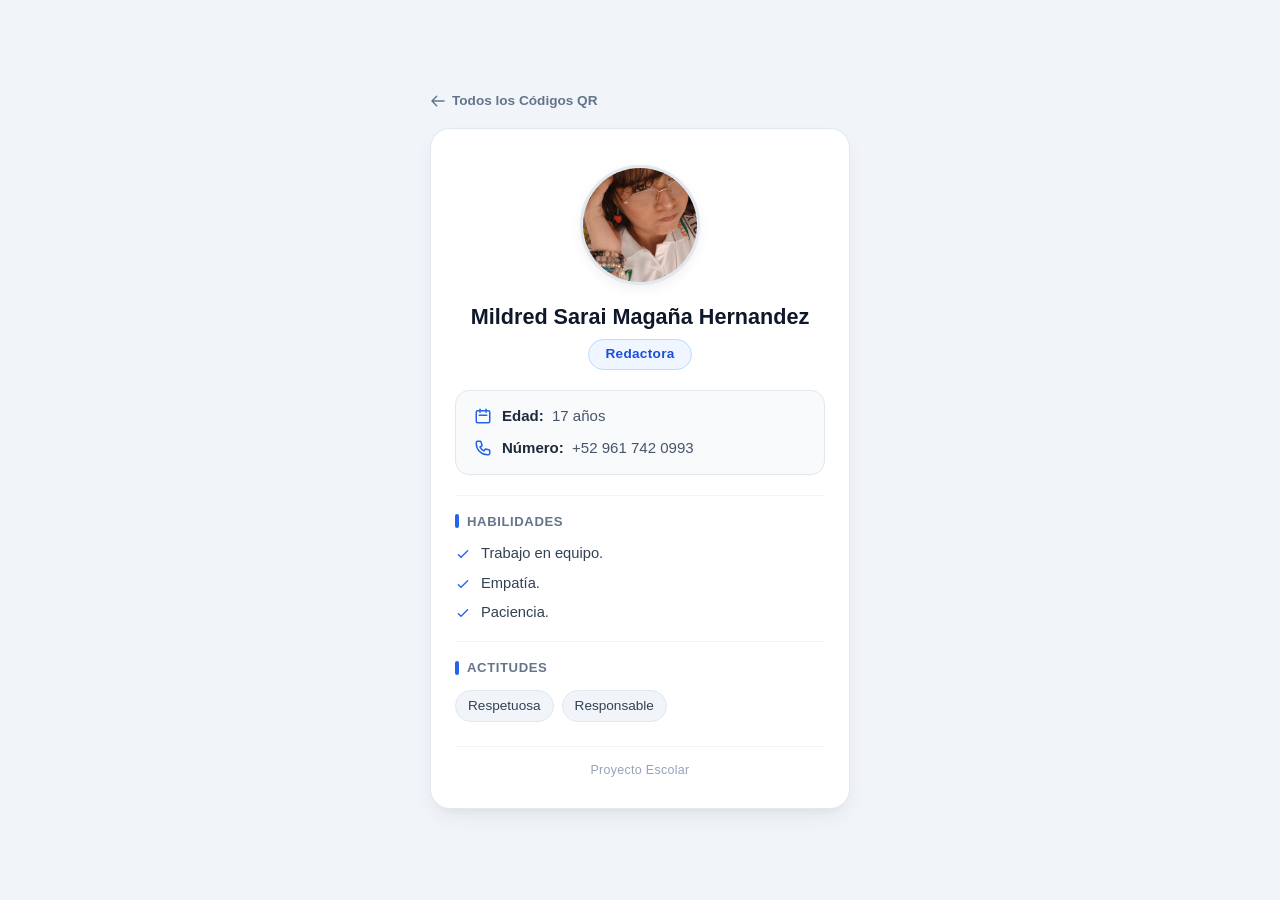
<file: mildred.html>
<!DOCTYPE html>
<html lang="es">
<head>
  <meta charset="UTF-8">
  <meta name="viewport" content="width=device-width, initial-scale=1.0">
  <title>Mildred Sarai Magaña Hernandez - Tarjeta de Presentación</title>
  <link rel="stylesheet" href="styles.css?v=3">
</head>
<body>

  <main class="card-container">
        <div class="back-link-wrapper">
      <a href="index.html" class="back-link">
        <svg width="16" height="16" fill="none" stroke="currentColor" stroke-width="2.2" viewBox="0 0 24 24"><path stroke-linecap="round" stroke-linejoin="round" d="M10 19l-7-7m0 0l7-7m-7 7h18"/></svg>
        Todos los Códigos QR
      </a>
    </div>
    <article class="card">
      <!-- Fotografía circular limpia -->
      <div class="card-photo-wrapper">
        <img src="images/mildred.jpg" alt="Fotografía de Mildred Sarai Magaña Hernandez" class="card-photo">
      </div>

      <!-- Nombre y puesto -->
      <header class="card-header">
        <h1 class="card-name">Mildred Sarai Magaña Hernandez</h1>
        <span class="card-role">Redactora</span>
      </header>

      <!-- Datos básicos -->
      <div class="card-info-box">
        <div class="info-item">
          <svg class="info-icon" fill="none" stroke="currentColor" viewBox="0 0 24 24" aria-hidden="true">
            <path stroke-linecap="round" stroke-linejoin="round" stroke-width="2" d="M8 7V3m8 4V3m-9 8h10M5 21h14a2 2 0 002-2V7a2 2 0 00-2-2H5a2 2 0 00-2 2v12a2 2 0 002 2z"/>
          </svg>
          <span><strong class="info-label">Edad:</strong> 17 años</span>
        </div>
        <div class="info-item">
          <svg class="info-icon" fill="none" stroke="currentColor" viewBox="0 0 24 24" aria-hidden="true">
            <path stroke-linecap="round" stroke-linejoin="round" stroke-width="2" d="M3 5a2 2 0 012-2h3.28a1 1 0 01.948.684l1.498 4.493a1 1 0 01-.502 1.21l-2.257 1.13a11.042 11.042 0 005.516 5.516l1.13-2.257a11.042 11.042 0 011.21-.502l4.493 1.498a1 1 0 01.684.949V19a2 2 0 01-2 2h-1C9.716 21 3 14.284 3 6V5z"/>
          </svg>
          <span><strong class="info-label">Número:</strong> +52 961 742 0993</span>
        </div>
      </div>

      <!-- Habilidades -->
      <section class="card-section">
        <h2 class="section-title">Habilidades</h2>
        <ul class="skills-list">
          <li>
            <svg class="check-icon" fill="none" stroke="currentColor" viewBox="0 0 24 24" aria-hidden="true">
              <path stroke-linecap="round" stroke-linejoin="round" stroke-width="2" d="M5 13l4 4L19 7"/>
            </svg>
            <span>Trabajo en equipo.</span>
          </li>
          <li>
            <svg class="check-icon" fill="none" stroke="currentColor" viewBox="0 0 24 24" aria-hidden="true">
              <path stroke-linecap="round" stroke-linejoin="round" stroke-width="2" d="M5 13l4 4L19 7"/>
            </svg>
            <span>Empatía.</span>
          </li>
          <li>
            <svg class="check-icon" fill="none" stroke="currentColor" viewBox="0 0 24 24" aria-hidden="true">
              <path stroke-linecap="round" stroke-linejoin="round" stroke-width="2" d="M5 13l4 4L19 7"/>
            </svg>
            <span>Paciencia.</span>
          </li>
        </ul>
      </section>

      <!-- Actitudes -->
      <section class="card-section">
        <h2 class="section-title">Actitudes</h2>
        <div class="tags-container">
          <span class="tag">Respetuosa</span>
          <span class="tag">Responsable</span>
        </div>
      </section>

      <div class="card-footer">Proyecto Escolar</div>
    </article>
  </main>

</body>
</html>
</file>
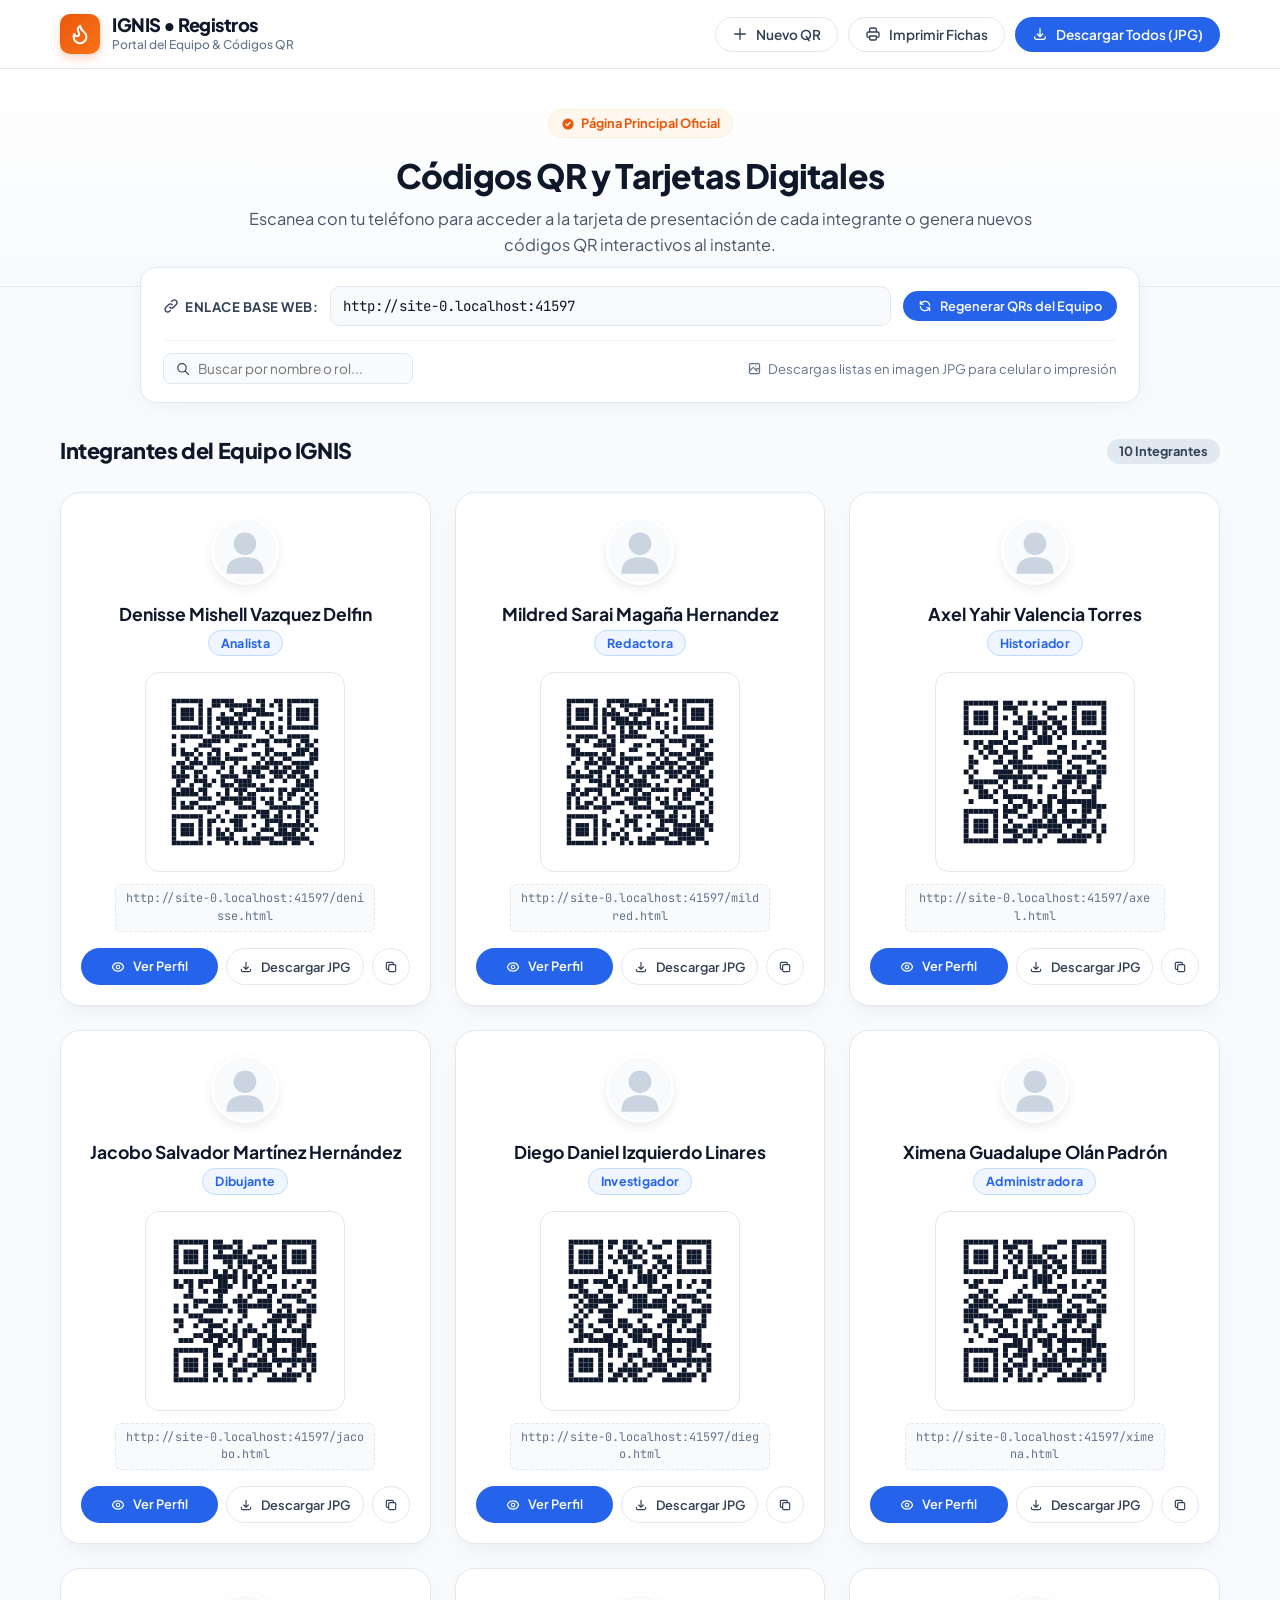
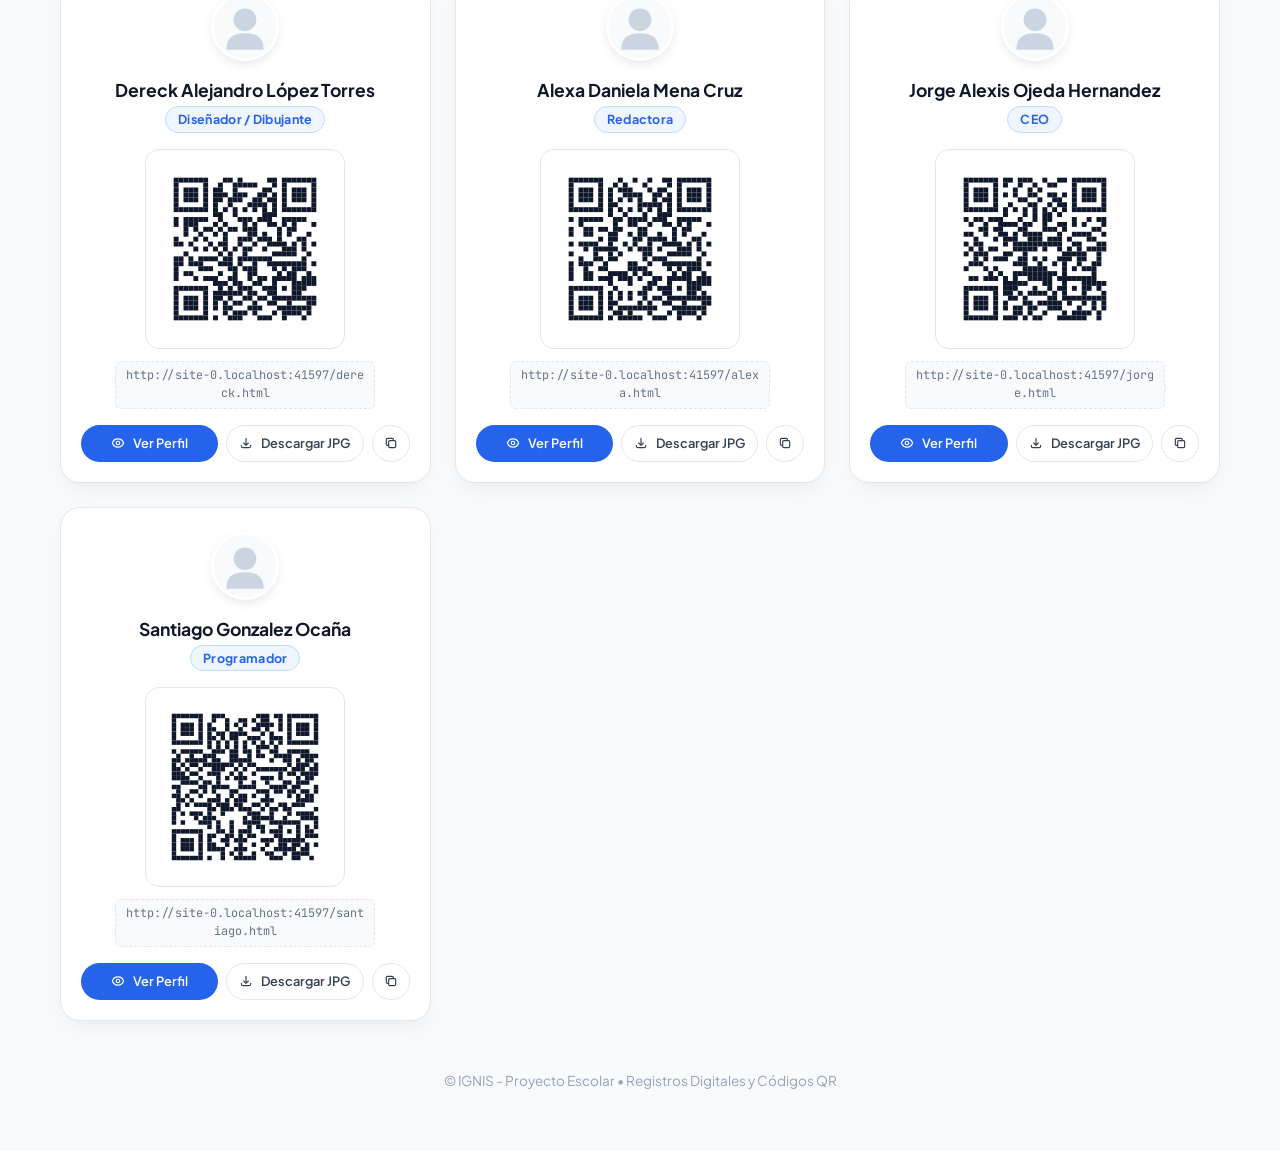
<file: qrs.html>
<!DOCTYPE html>
<html lang="es">
<head>
  <meta charset="UTF-8">
  <meta name="viewport" content="width=device-width, initial-scale=1.0">
  <meta http-equiv="refresh" content="0; url=index.html">
  <title>Códigos QR - Nuestro Equipo</title>
  <script>window.location.replace("index.html");</script>
  <style>
    * {
      margin: 0;
      padding: 0;
      box-sizing: border-box;
    }
    body {
      font-family: -apple-system, BlinkMacSystemFont, "Segoe UI", Roboto, sans-serif;
      background-color: #f1f5f9;
      color: #334155;
      padding: 30px 16px 50px;
    }
    .header {
      text-align: center;
      max-width: 700px;
      margin: 0 auto 30px;
    }
    .header h1 {
      font-size: 2rem;
      color: #0f172a;
      margin-bottom: 8px;
    }
    .header p {
      font-size: 1rem;
      color: #64748b;
    }
    .grid {
      display: grid;
      grid-template-columns: repeat(auto-fit, minmax(260px, 1fr));
      gap: 24px;
      max-width: 1000px;
      margin: 0 auto;
    }
    .qr-card {
      background: #ffffff;
      border-radius: 18px;
      padding: 22px 18px;
      text-align: center;
      box-shadow: 0 4px 15px rgba(0,0,0,0.05);
      border: 1px solid #e2e8f0;
      display: flex;
      flex-direction: column;
      align-items: center;
    }
    .qr-image-wrapper {
      width: 200px;
      height: 200px;
      margin-bottom: 14px;
      border-radius: 12px;
      overflow: hidden;
      border: 1px solid #e2e8f0;
    }
    .qr-image-wrapper img {
      width: 100%;
      height: 100%;
      display: block;
    }
    .qr-name {
      font-size: 1.1rem;
      font-weight: 700;
      color: #0f172a;
      margin-bottom: 4px;
    }
    .qr-role {
      display: inline-block;
      background: #eef2ff;
      color: #4338ca;
      font-size: 0.8rem;
      font-weight: 600;
      padding: 3px 12px;
      border-radius: 20px;
      margin-bottom: 10px;
    }
    .qr-file {
      font-size: 0.8rem;
      color: #94a3b8;
      font-family: monospace;
    }

    @media print {
      body {
        background: #ffffff;
        padding: 0;
      }
      .grid {
        grid-template-columns: repeat(3, 1fr);
        gap: 16px;
      }
      .qr-card {
        box-shadow: none;
        border: 1px dashed #cbd5e1;
        break-inside: avoid;
        padding: 16px;
      }
      .qr-image-wrapper {
        width: 160px;
        height: 160px;
      }
    }
  </style>
</head>
<body>

  <header class="header">
    <h1>Códigos QR del Equipo</h1>
    <p>Escanea el código QR de cada integrante con tu celular para abrir su tarjeta de presentación digital.</p>
  </header>

  <main class="grid">

    <div class="qr-card">
      <div class="qr-image-wrapper">
        <img src="qrs/qr-denisse.svg" alt="QR de Denisse">
      </div>
      <h2 class="qr-name">Denisse Mishell Vazquez Delfin</h2>
      <span class="qr-role">Analista</span>
      <span class="qr-file">denisse.html</span>
    </div>

    <div class="qr-card">
      <div class="qr-image-wrapper">
        <img src="qrs/qr-mildred.svg" alt="QR de Mildred">
      </div>
      <h2 class="qr-name">Mildred Sarai Magaña Hernandez</h2>
      <span class="qr-role">Redactora</span>
      <span class="qr-file">mildred.html</span>
    </div>

    <div class="qr-card">
      <div class="qr-image-wrapper">
        <img src="qrs/qr-axel.svg" alt="QR de Axel">
      </div>
      <h2 class="qr-name">Axel Yahir Valencia Torres</h2>
      <span class="qr-role">Historiador</span>
      <span class="qr-file">axel.html</span>
    </div>

    <div class="qr-card">
      <div class="qr-image-wrapper">
        <img src="qrs/qr-jacobo.svg" alt="QR de Jacobo">
      </div>
      <h2 class="qr-name">Jacobo Salvador Martínez Hernández</h2>
      <span class="qr-role">Dibujante</span>
      <span class="qr-file">jacobo.html</span>
    </div>

    <div class="qr-card">
      <div class="qr-image-wrapper">
        <img src="qrs/qr-diego.svg" alt="QR de Diego">
      </div>
      <h2 class="qr-name">Diego Daniel Izquierdo Linares</h2>
      <span class="qr-role">Investigador</span>
      <span class="qr-file">diego.html</span>
    </div>

    <div class="qr-card">
      <div class="qr-image-wrapper">
        <img src="qrs/qr-ximena.svg" alt="QR de Ximena">
      </div>
      <h2 class="qr-name">Ximena Guadalupe Olán Padrón</h2>
      <span class="qr-role">Administradora</span>
      <span class="qr-file">ximena.html</span>
    </div>

    <div class="qr-card">
      <div class="qr-image-wrapper">
        <img src="qrs/qr-dereck.svg" alt="QR de Dereck">
      </div>
      <h2 class="qr-name">Dereck Alejandro López Torres</h2>
      <span class="qr-role">Diseñador / Dibujante</span>
      <span class="qr-file">dereck.html</span>
    </div>

    <div class="qr-card">
      <div class="qr-image-wrapper">
        <img src="qrs/qr-alexa.svg" alt="QR de Alexa">
      </div>
      <h2 class="qr-name">Alexa Daniela Mena Cruz</h2>
      <span class="qr-role">Redactora</span>
      <span class="qr-file">alexa.html</span>
    </div>

    <div class="qr-card">
      <div class="qr-image-wrapper">
        <img src="qrs/qr-jorge.svg" alt="QR de Jorge">
      </div>
      <h2 class="qr-name">Jorge Alexis Ojeda Hernandez</h2>
      <span class="qr-role">CEO</span>
      <span class="qr-file">jorge.html</span>
    </div>

    <div class="qr-card">
      <div class="qr-image-wrapper">
        <img src="qrs/qr-santiago.svg" alt="QR de Santiago">
      </div>
      <h2 class="qr-name">Santiago Gonzalez Ocaña</h2>
      <span class="qr-role">Programador</span>
      <span class="qr-file">santiago.html</span>
    </div>

  </main>

</body>
</html>
</file>
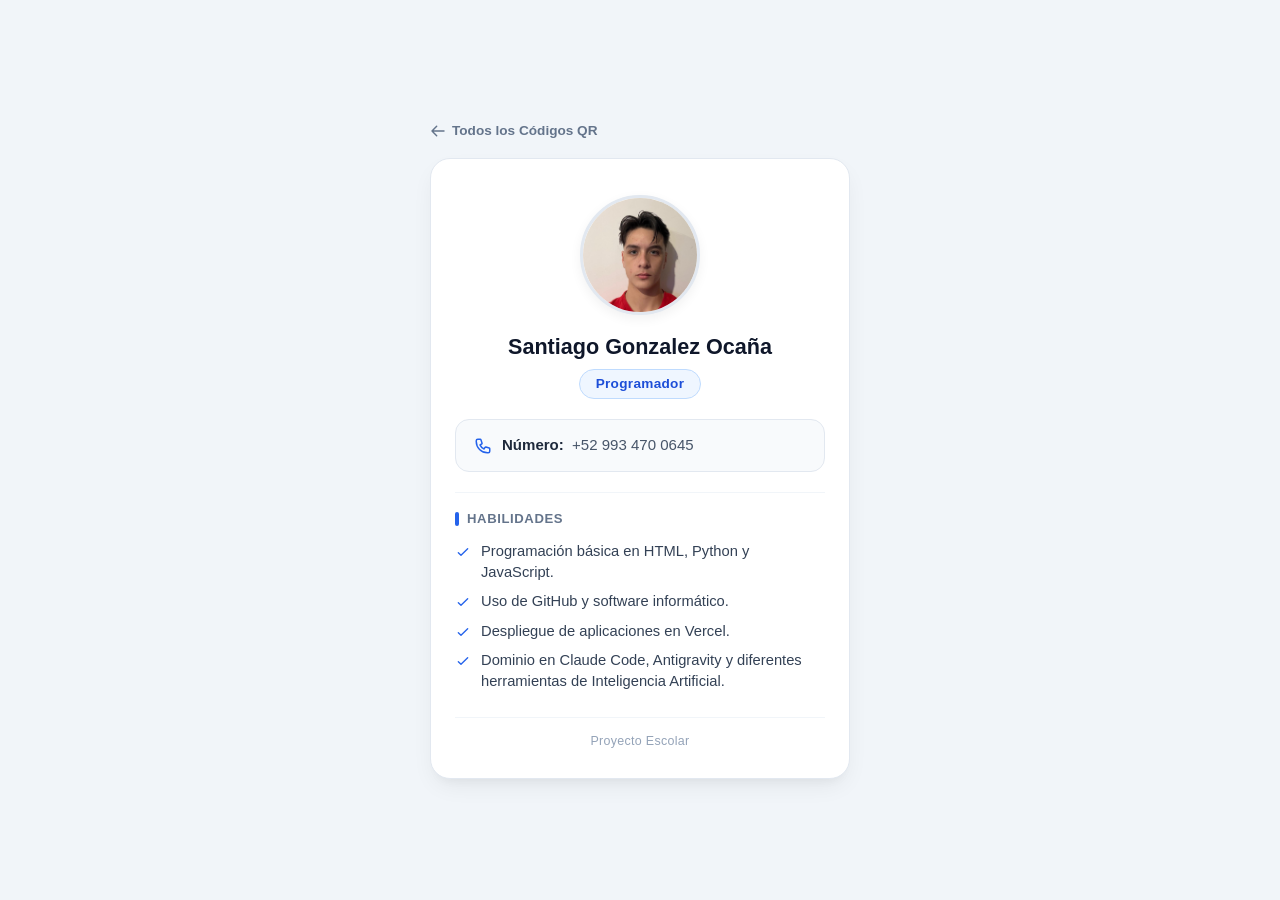
<file: santiago.html>
<!DOCTYPE html>
<html lang="es">
<head>
  <meta charset="UTF-8">
  <meta name="viewport" content="width=device-width, initial-scale=1.0">
  <title>Santiago Gonzalez Ocaña - Tarjeta de Presentación</title>
  <link rel="stylesheet" href="styles.css?v=3">
</head>
<body>

  <main class="card-container">
    <div class="back-link-wrapper">
      <a href="index.html" class="back-link">
        <svg width="16" height="16" fill="none" stroke="currentColor" stroke-width="2.2" viewBox="0 0 24 24"><path stroke-linecap="round" stroke-linejoin="round" d="M10 19l-7-7m0 0l7-7m-7 7h18"/></svg>
        Todos los Códigos QR
      </a>
    </div>
    <article class="card">
      <!-- Fotografía circular limpia -->
      <div class="card-photo-wrapper">
        <img src="images/santiago.jpg" alt="Fotografía de Santiago Gonzalez Ocaña" class="card-photo">
      </div>

      <!-- Nombre y puesto -->
      <header class="card-header">
        <h1 class="card-name">Santiago Gonzalez Ocaña</h1>
        <span class="card-role">Programador</span>
      </header>

      <!-- Datos básicos -->
      <div class="card-info-box">
        <div class="info-item">
          <svg class="info-icon" fill="none" stroke="currentColor" viewBox="0 0 24 24" aria-hidden="true">
            <path stroke-linecap="round" stroke-linejoin="round" stroke-width="2" d="M3 5a2 2 0 012-2h3.28a1 1 0 01.948.684l1.498 4.493a1 1 0 01-.502 1.21l-2.257 1.13a11.042 11.042 0 005.516 5.516l1.13-2.257a11.042 11.042 0 011.21-.502l4.493 1.498a1 1 0 01.684.949V19a2 2 0 01-2 2h-1C9.716 21 3 14.284 3 6V5z"/>
          </svg>
          <span><strong class="info-label">Número:</strong> +52 993 470 0645</span>
        </div>
      </div>

      <!-- Habilidades -->
      <section class="card-section">
        <h2 class="section-title">Habilidades</h2>
        <ul class="skills-list">
          <li>
            <svg class="check-icon" fill="none" stroke="currentColor" viewBox="0 0 24 24" aria-hidden="true">
              <path stroke-linecap="round" stroke-linejoin="round" stroke-width="2" d="M5 13l4 4L19 7"/>
            </svg>
            <span>Programación básica en HTML, Python y JavaScript.</span>
          </li>
          <li>
            <svg class="check-icon" fill="none" stroke="currentColor" viewBox="0 0 24 24" aria-hidden="true">
              <path stroke-linecap="round" stroke-linejoin="round" stroke-width="2" d="M5 13l4 4L19 7"/>
            </svg>
            <span>Uso de GitHub y software informático.</span>
          </li>
          <li>
            <svg class="check-icon" fill="none" stroke="currentColor" viewBox="0 0 24 24" aria-hidden="true">
              <path stroke-linecap="round" stroke-linejoin="round" stroke-width="2" d="M5 13l4 4L19 7"/>
            </svg>
            <span>Despliegue de aplicaciones en Vercel.</span>
          </li>
          <li>
            <svg class="check-icon" fill="none" stroke="currentColor" viewBox="0 0 24 24" aria-hidden="true">
              <path stroke-linecap="round" stroke-linejoin="round" stroke-width="2" d="M5 13l4 4L19 7"/>
            </svg>
            <span>Dominio en Claude Code, Antigravity y diferentes herramientas de Inteligencia Artificial.</span>
          </li>
        </ul>
      </section>

      <div class="card-footer">Proyecto Escolar</div>
    </article>
  </main>

</body>
</html>
</file>
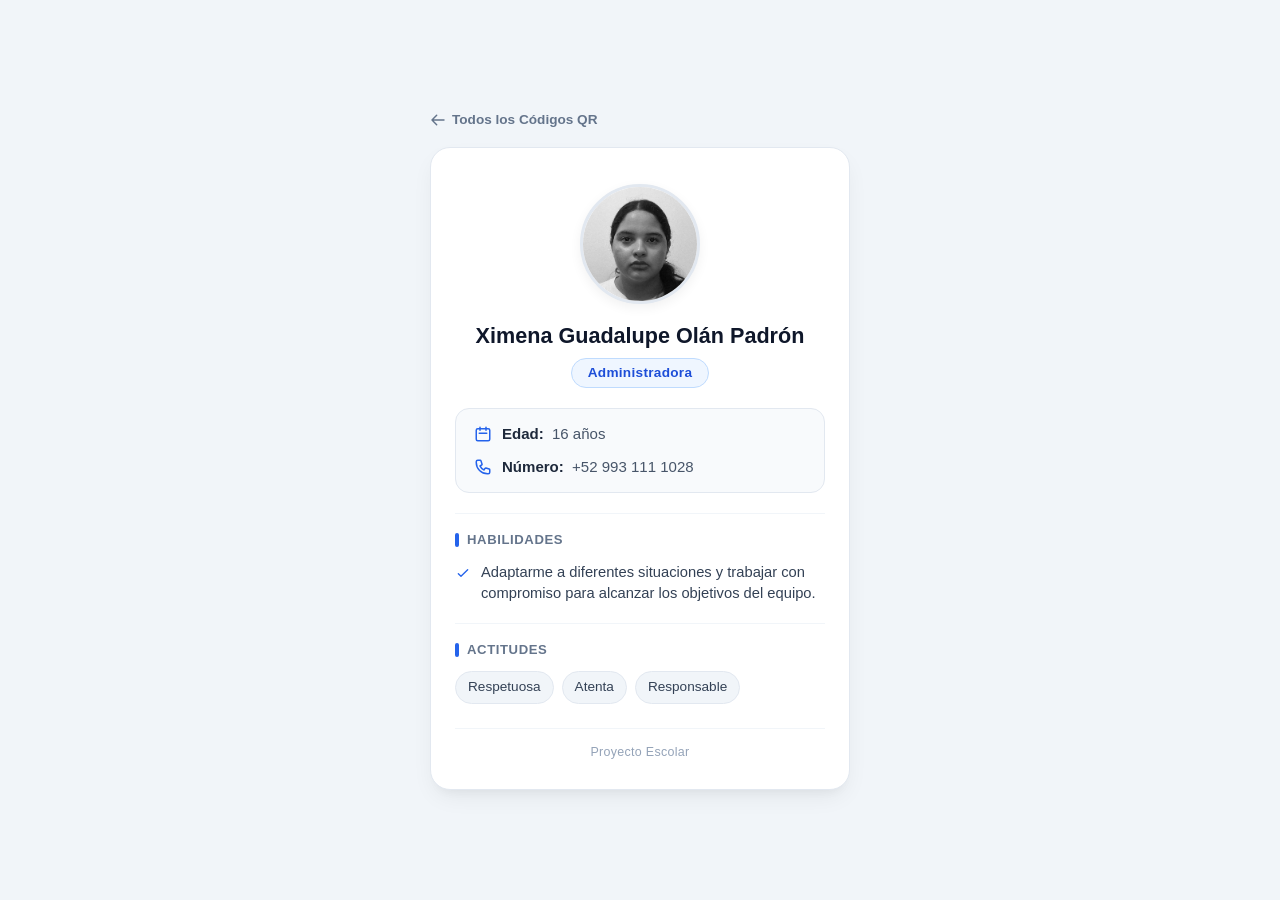
<file: ximena.html>
<!DOCTYPE html>
<html lang="es">
<head>
  <meta charset="UTF-8">
  <meta name="viewport" content="width=device-width, initial-scale=1.0">
  <title>Ximena Guadalupe Olán Padrón - Tarjeta de Presentación</title>
  <link rel="stylesheet" href="styles.css?v=3">
</head>
<body>

  <main class="card-container">
        <div class="back-link-wrapper">
      <a href="index.html" class="back-link">
        <svg width="16" height="16" fill="none" stroke="currentColor" stroke-width="2.2" viewBox="0 0 24 24"><path stroke-linecap="round" stroke-linejoin="round" d="M10 19l-7-7m0 0l7-7m-7 7h18"/></svg>
        Todos los Códigos QR
      </a>
    </div>
    <article class="card">
      <!-- Fotografía circular limpia -->
      <div class="card-photo-wrapper">
        <img src="images/ximena.jpg" alt="Fotografía de Ximena Guadalupe Olán Padrón" class="card-photo">
      </div>

      <!-- Nombre y puesto -->
      <header class="card-header">
        <h1 class="card-name">Ximena Guadalupe Olán Padrón</h1>
        <span class="card-role">Administradora</span>
      </header>

      <!-- Datos básicos -->
      <div class="card-info-box">
        <div class="info-item">
          <svg class="info-icon" fill="none" stroke="currentColor" viewBox="0 0 24 24" aria-hidden="true">
            <path stroke-linecap="round" stroke-linejoin="round" stroke-width="2" d="M8 7V3m8 4V3m-9 8h10M5 21h14a2 2 0 002-2V7a2 2 0 00-2-2H5a2 2 0 00-2 2v12a2 2 0 002 2z"/>
          </svg>
          <span><strong class="info-label">Edad:</strong> 16 años</span>
        </div>
        <div class="info-item">
          <svg class="info-icon" fill="none" stroke="currentColor" viewBox="0 0 24 24" aria-hidden="true">
            <path stroke-linecap="round" stroke-linejoin="round" stroke-width="2" d="M3 5a2 2 0 012-2h3.28a1 1 0 01.948.684l1.498 4.493a1 1 0 01-.502 1.21l-2.257 1.13a11.042 11.042 0 005.516 5.516l1.13-2.257a11.042 11.042 0 011.21-.502l4.493 1.498a1 1 0 01.684.949V19a2 2 0 01-2 2h-1C9.716 21 3 14.284 3 6V5z"/>
          </svg>
          <span><strong class="info-label">Número:</strong> +52 993 111 1028</span>
        </div>
      </div>

      <!-- Habilidades -->
      <section class="card-section">
        <h2 class="section-title">Habilidades</h2>
        <ul class="skills-list">
          <li>
            <svg class="check-icon" fill="none" stroke="currentColor" viewBox="0 0 24 24" aria-hidden="true">
              <path stroke-linecap="round" stroke-linejoin="round" stroke-width="2" d="M5 13l4 4L19 7"/>
            </svg>
            <span>Adaptarme a diferentes situaciones y trabajar con compromiso para alcanzar los objetivos del equipo.</span>
          </li>
        </ul>
      </section>

      <!-- Actitudes -->
      <section class="card-section">
        <h2 class="section-title">Actitudes</h2>
        <div class="tags-container">
          <span class="tag">Respetuosa</span>
          <span class="tag">Atenta</span>
          <span class="tag">Responsable</span>
        </div>
      </section>

      <div class="card-footer">Proyecto Escolar</div>
    </article>
  </main>

</body>
</html>
</file>
<file: styles.css>
/* ===================================================
   RESET Y CONFIGURACIÓN GENERAL
   =================================================== */

* {
  margin: 0;
  padding: 0;
  box-sizing: border-box;
}

body {
  font-family: -apple-system, BlinkMacSystemFont, "Segoe UI", Roboto, Helvetica, Arial, sans-serif;
  background-color: #f1f5f9;
  color: #334155;
  line-height: 1.5;
  min-height: 100vh;
  display: flex;
  justify-content: center;
  align-items: center;
  padding: 24px 16px;
}

/* ===================================================
   CONTENEDOR Y TARJETA
   =================================================== */

.card-container {
  width: 100%;
  max-width: 420px;
  margin: auto;
}

.back-link-wrapper {
  margin-bottom: 12px;
  text-align: left;
}

.back-link {
  display: inline-flex;
  align-items: center;
  gap: 6px;
  font-size: 0.85rem;
  font-weight: 600;
  color: #64748b;
  text-decoration: none;
  transition: all 0.2s ease;
}

.back-link:hover {
  color: #2563eb;
  transform: translateX(-3px);
}

.card {
  background-color: #ffffff;
  border-radius: 20px;
  box-shadow: 0 10px 25px -5px rgba(0, 0, 0, 0.07), 0 8px 10px -6px rgba(0, 0, 0, 0.04);
  border: 1px solid #e2e8f0;
  padding: 36px 24px 28px 24px;
  text-align: center;
}

/* ===================================================
   FOTOGRAFÍA CIRCULAR (TOTALMENTE DESPEJADA)
   =================================================== */

.card-photo-wrapper {
  display: flex;
  justify-content: center;
  margin-bottom: 18px;
}

.card-photo {
  width: 120px;
  height: 120px;
  border-radius: 50%;
  object-fit: cover;
  border: 3px solid #e2e8f0;
  background-color: #f8fafc;
  display: block;
  box-shadow: 0 4px 12px rgba(0, 0, 0, 0.06);
}

/* ===================================================
   NOMBRE COMPLETO Y PUESTO
   =================================================== */

.card-header {
  margin-bottom: 20px;
}

.card-name {
  font-size: 1.35rem;
  color: #0f172a;
  font-weight: 700;
  margin-bottom: 8px;
  line-height: 1.3;
}

.card-role {
  display: inline-block;
  background-color: #eff6ff;
  color: #1d4ed8;
  border: 1px solid #bfdbfe;
  font-size: 0.85rem;
  font-weight: 600;
  padding: 4px 16px;
  border-radius: 9999px;
  letter-spacing: 0.3px;
}

/* ===================================================
   DATOS BÁSICOS (Edad y Teléfono)
   =================================================== */

.card-info-box {
  background-color: #f8fafc;
  border: 1px solid #e2e8f0;
  border-radius: 14px;
  padding: 14px 18px;
  margin-bottom: 20px;
  display: flex;
  flex-direction: column;
  gap: 10px;
  text-align: left;
}

.info-item {
  display: flex;
  align-items: center;
  gap: 10px;
  font-size: 0.94rem;
  color: #475569;
}

.info-icon {
  width: 18px;
  height: 18px;
  color: #2563eb;
  flex-shrink: 0;
}

.info-label {
  font-weight: 600;
  color: #1e293b;
  margin-right: 4px;
}

/* ===================================================
   SECCIONES: HABILIDADES Y ACTITUDES
   =================================================== */

.card-section {
  text-align: left;
  margin-top: 18px;
  padding-top: 16px;
  border-top: 1px solid #f1f5f9;
}

.section-title {
  font-size: 0.82rem;
  font-weight: 700;
  color: #64748b;
  text-transform: uppercase;
  letter-spacing: 0.6px;
  margin-bottom: 12px;
  display: flex;
  align-items: center;
  gap: 8px;
}

.section-title::before {
  content: "";
  display: inline-block;
  width: 4px;
  height: 14px;
  background-color: #2563eb;
  border-radius: 2px;
}

/* Lista de Habilidades */
.skills-list {
  list-style: none;
  padding: 0;
  display: flex;
  flex-direction: column;
  gap: 8px;
}

.skills-list li {
  display: flex;
  align-items: flex-start;
  gap: 10px;
  font-size: 0.92rem;
  color: #334155;
  line-height: 1.45;
}

.check-icon {
  width: 16px;
  height: 16px;
  color: #2563eb;
  flex-shrink: 0;
  margin-top: 3px;
}

/* Etiquetas de Actitudes (Chips / Pills) */
.tags-container {
  display: flex;
  flex-wrap: wrap;
  gap: 8px;
}

.tag {
  background-color: #f1f5f9;
  color: #334155;
  border: 1px solid #e2e8f0;
  font-size: 0.85rem;
  font-weight: 500;
  padding: 5px 12px;
  border-radius: 20px;
}

/* Pie sutil de tarjeta */
.card-footer {
  margin-top: 24px;
  padding-top: 14px;
  border-top: 1px solid #f1f5f9;
  font-size: 0.78rem;
  color: #94a3b8;
  letter-spacing: 0.3px;
}

/* ===================================================
   ADAPTACIÓN PARA CELULARES
   =================================================== */

@media (max-width: 480px) {
  body {
    padding: 16px 12px;
    align-items: flex-start;
  }

  .card {
    padding: 28px 18px 20px 18px;
    border-radius: 16px;
  }

  .card-photo {
    width: 110px;
    height: 110px;
  }

  .card-name {
    font-size: 1.25rem;
  }

  .card-info-box {
    padding: 12px 14px;
  }

  .skills-list li {
    font-size: 0.88rem;
  }

  .tag {
    font-size: 0.82rem;
    padding: 4px 10px;
  }
}
</file>
